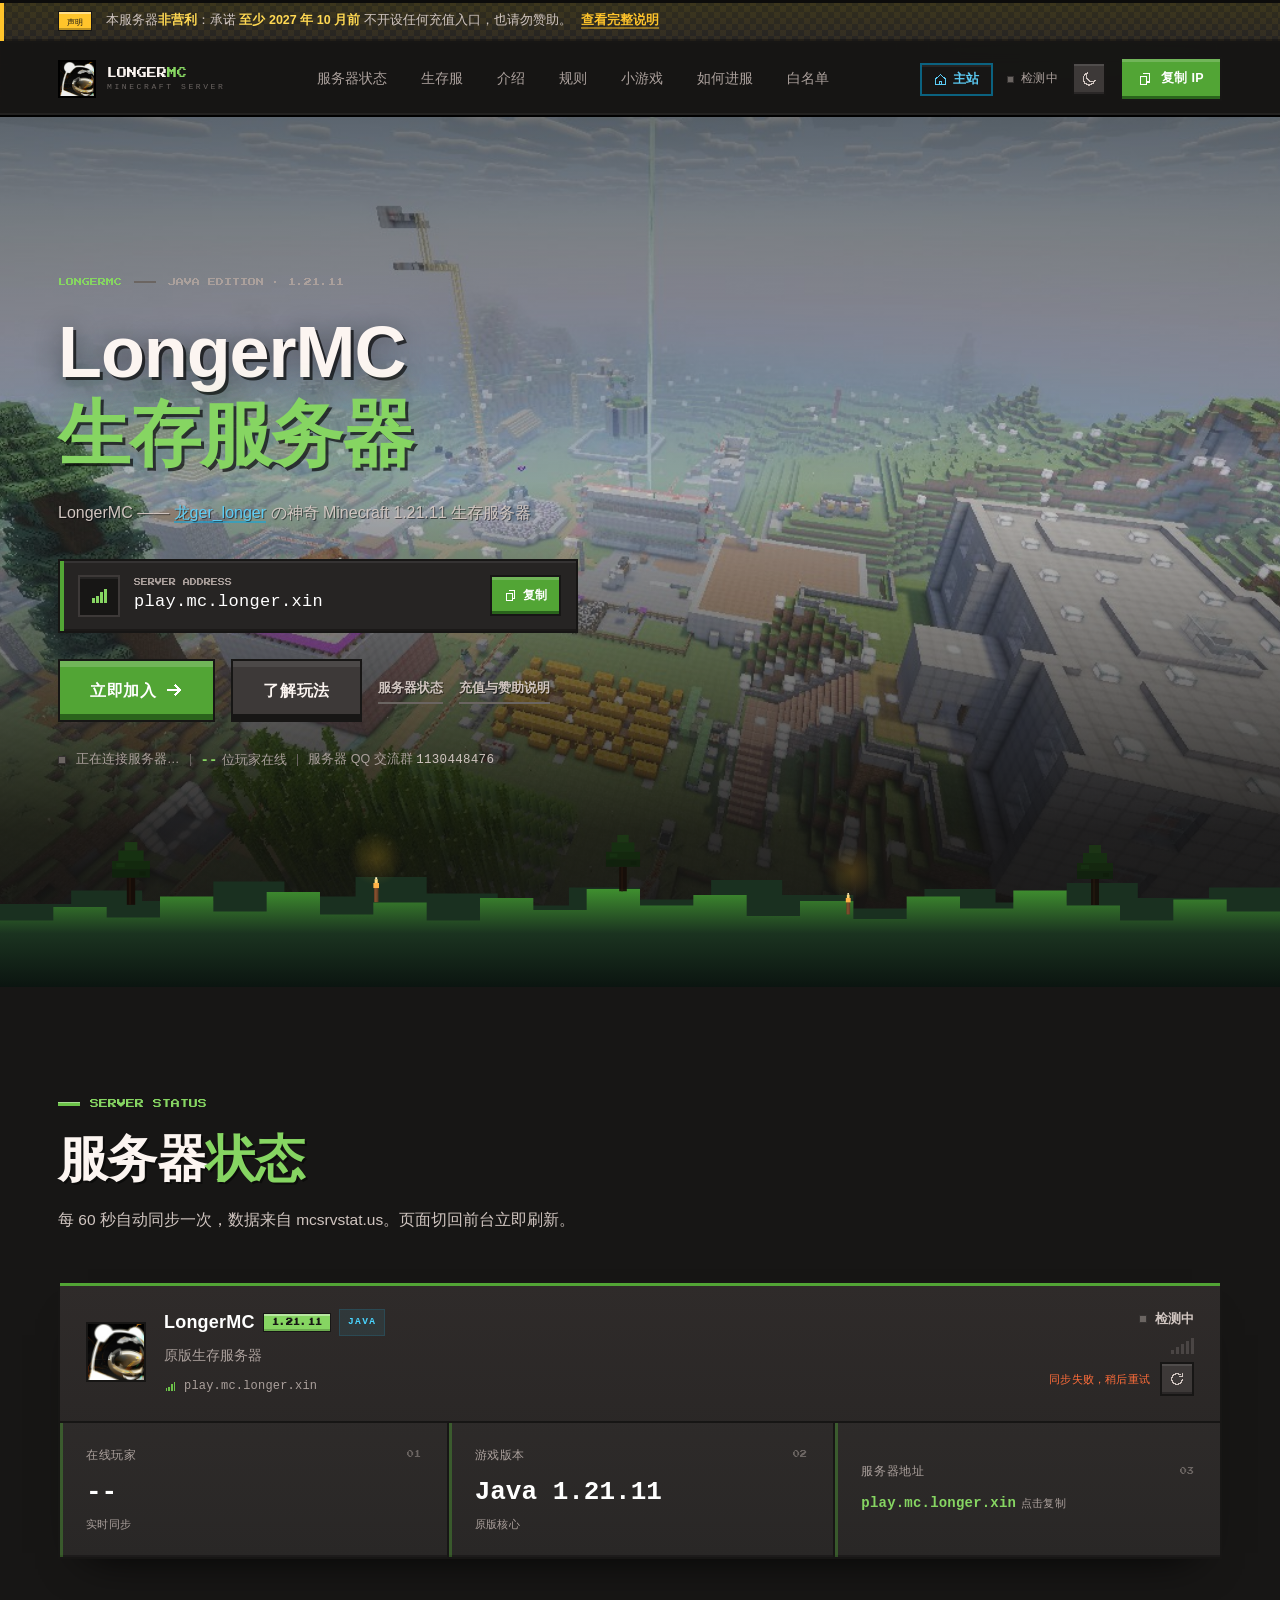
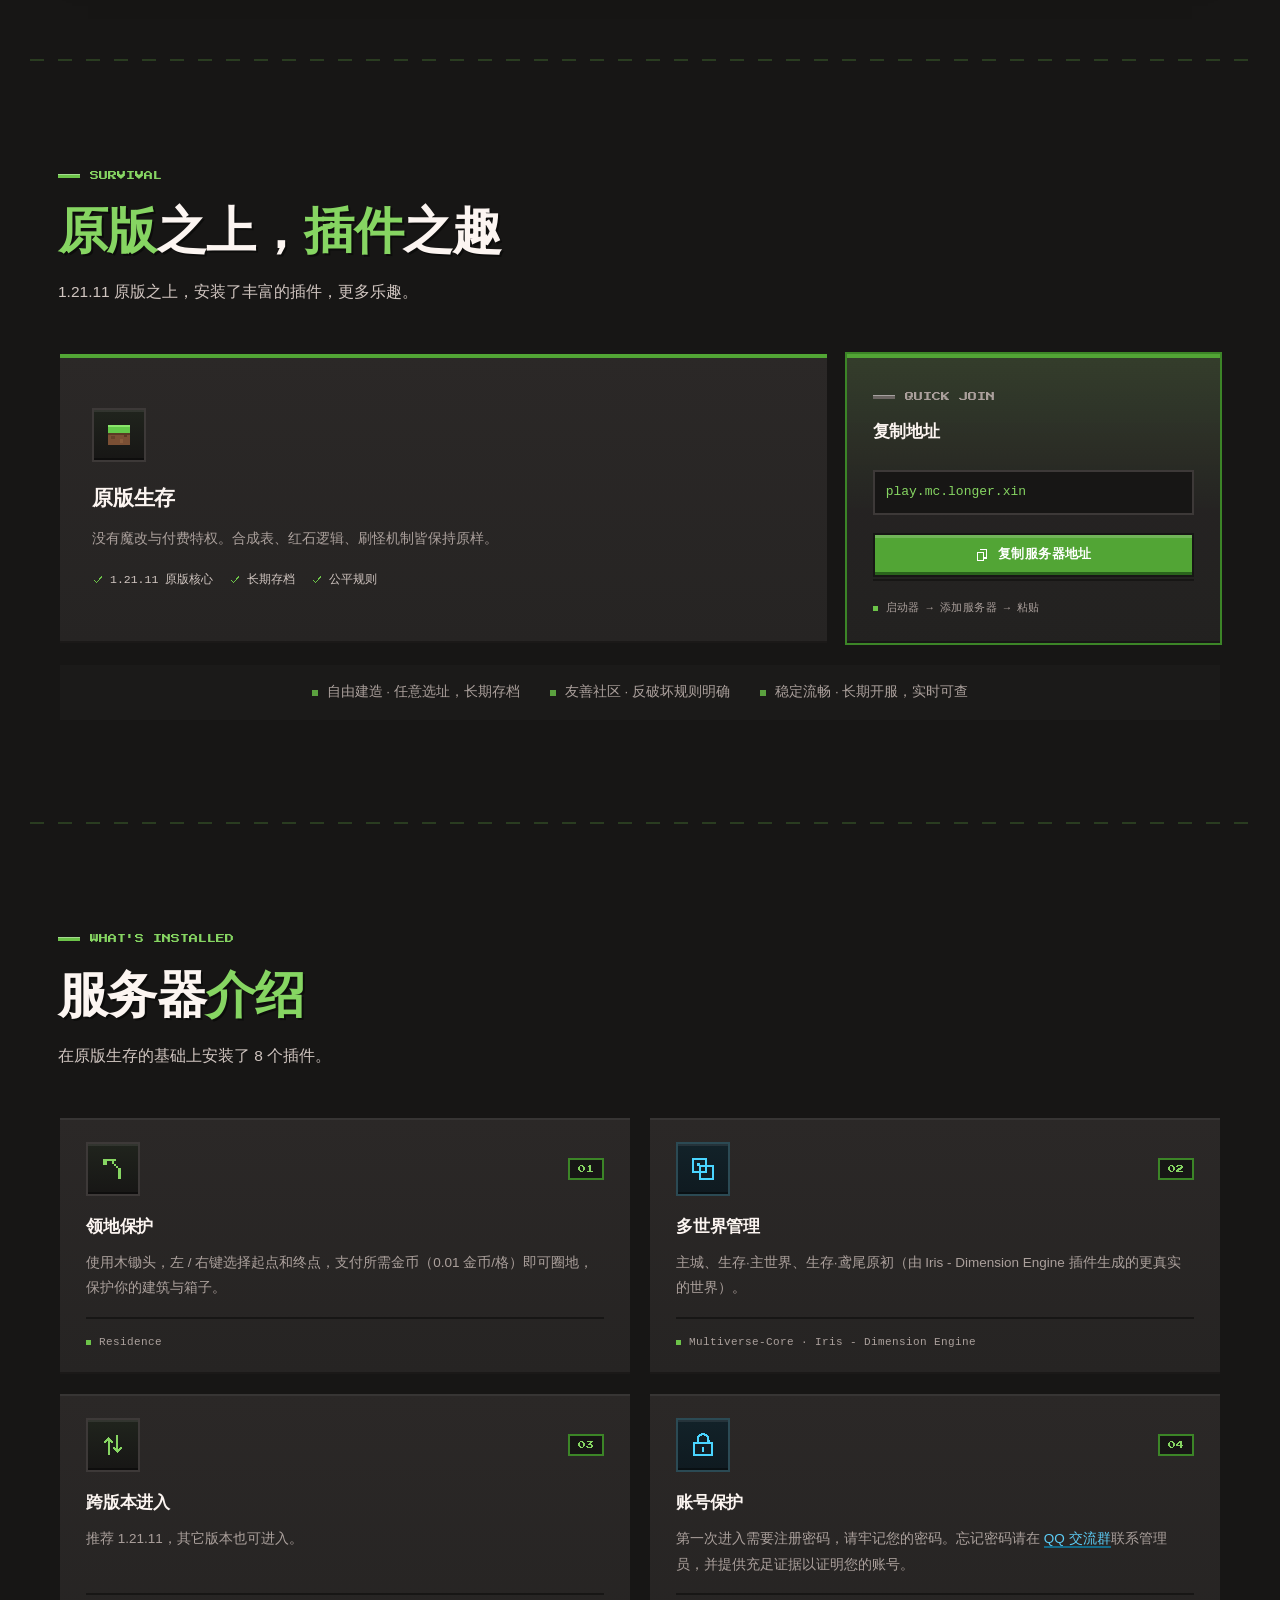
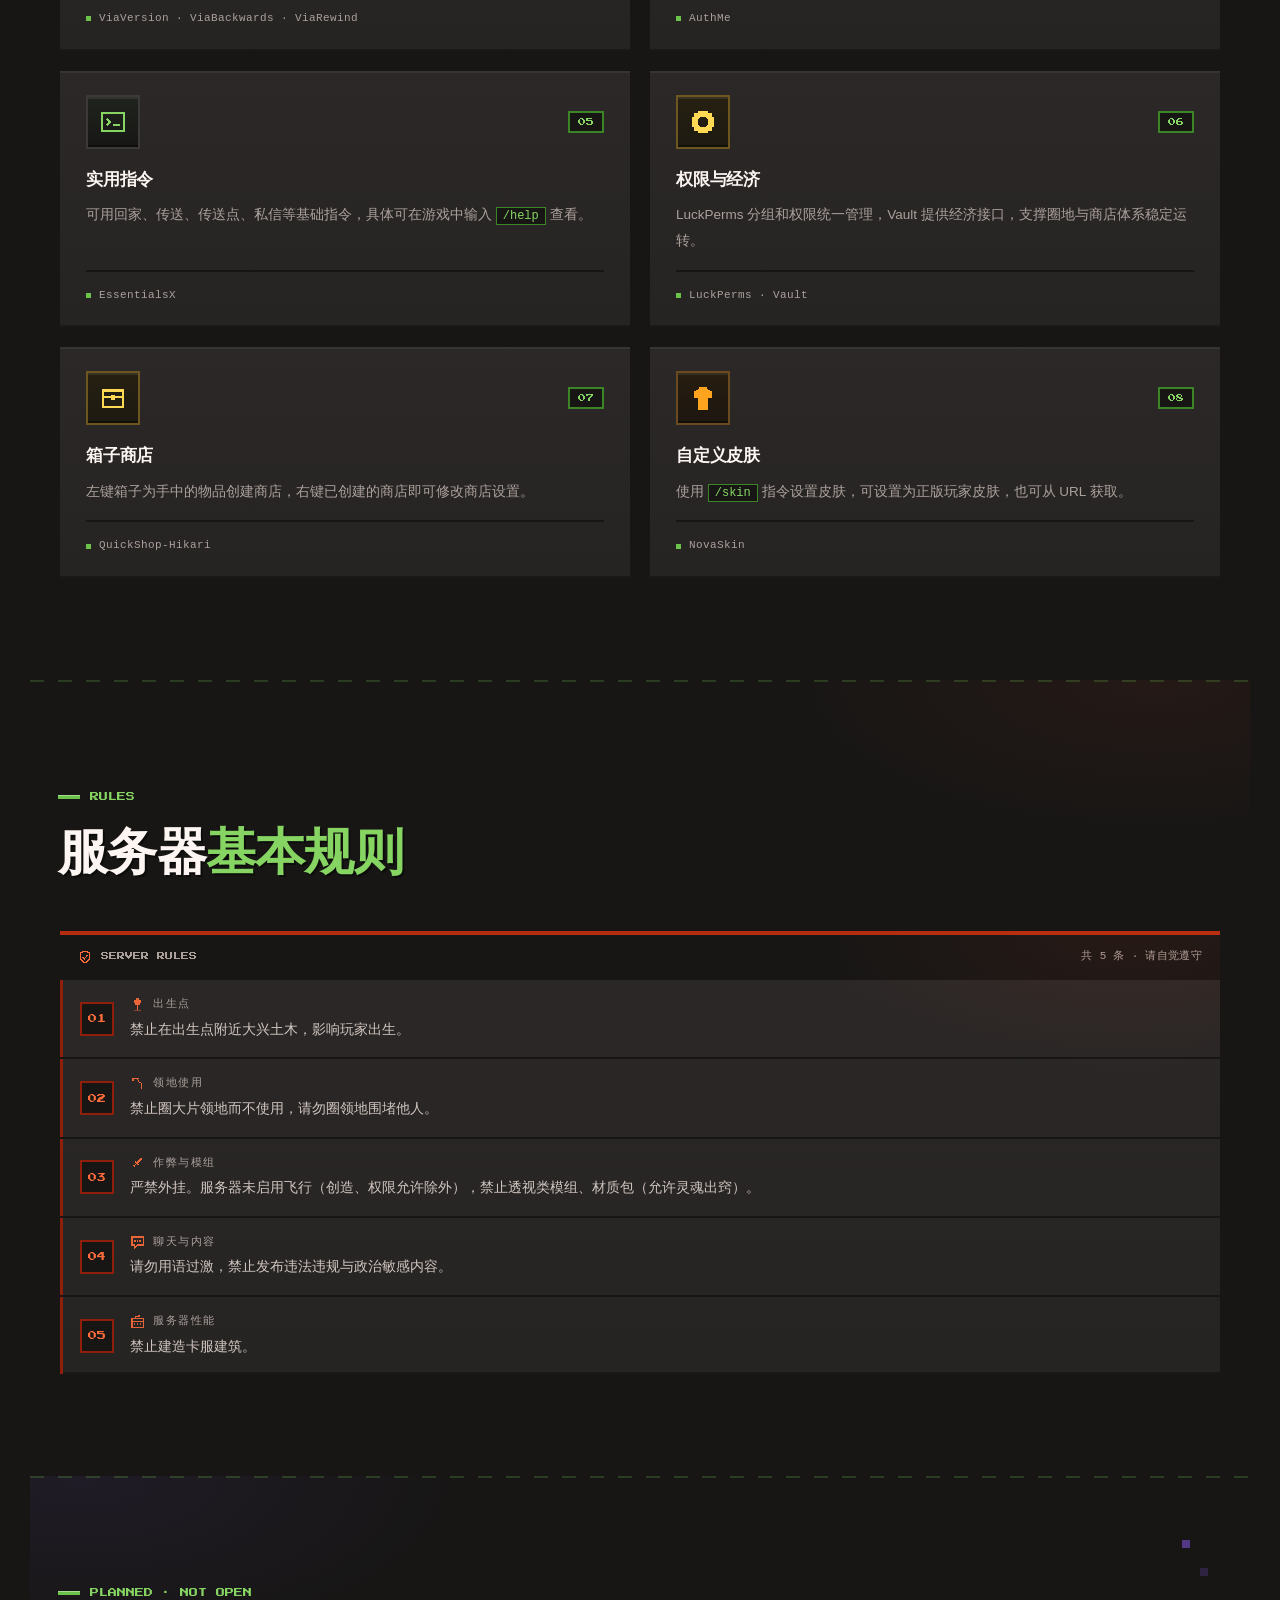
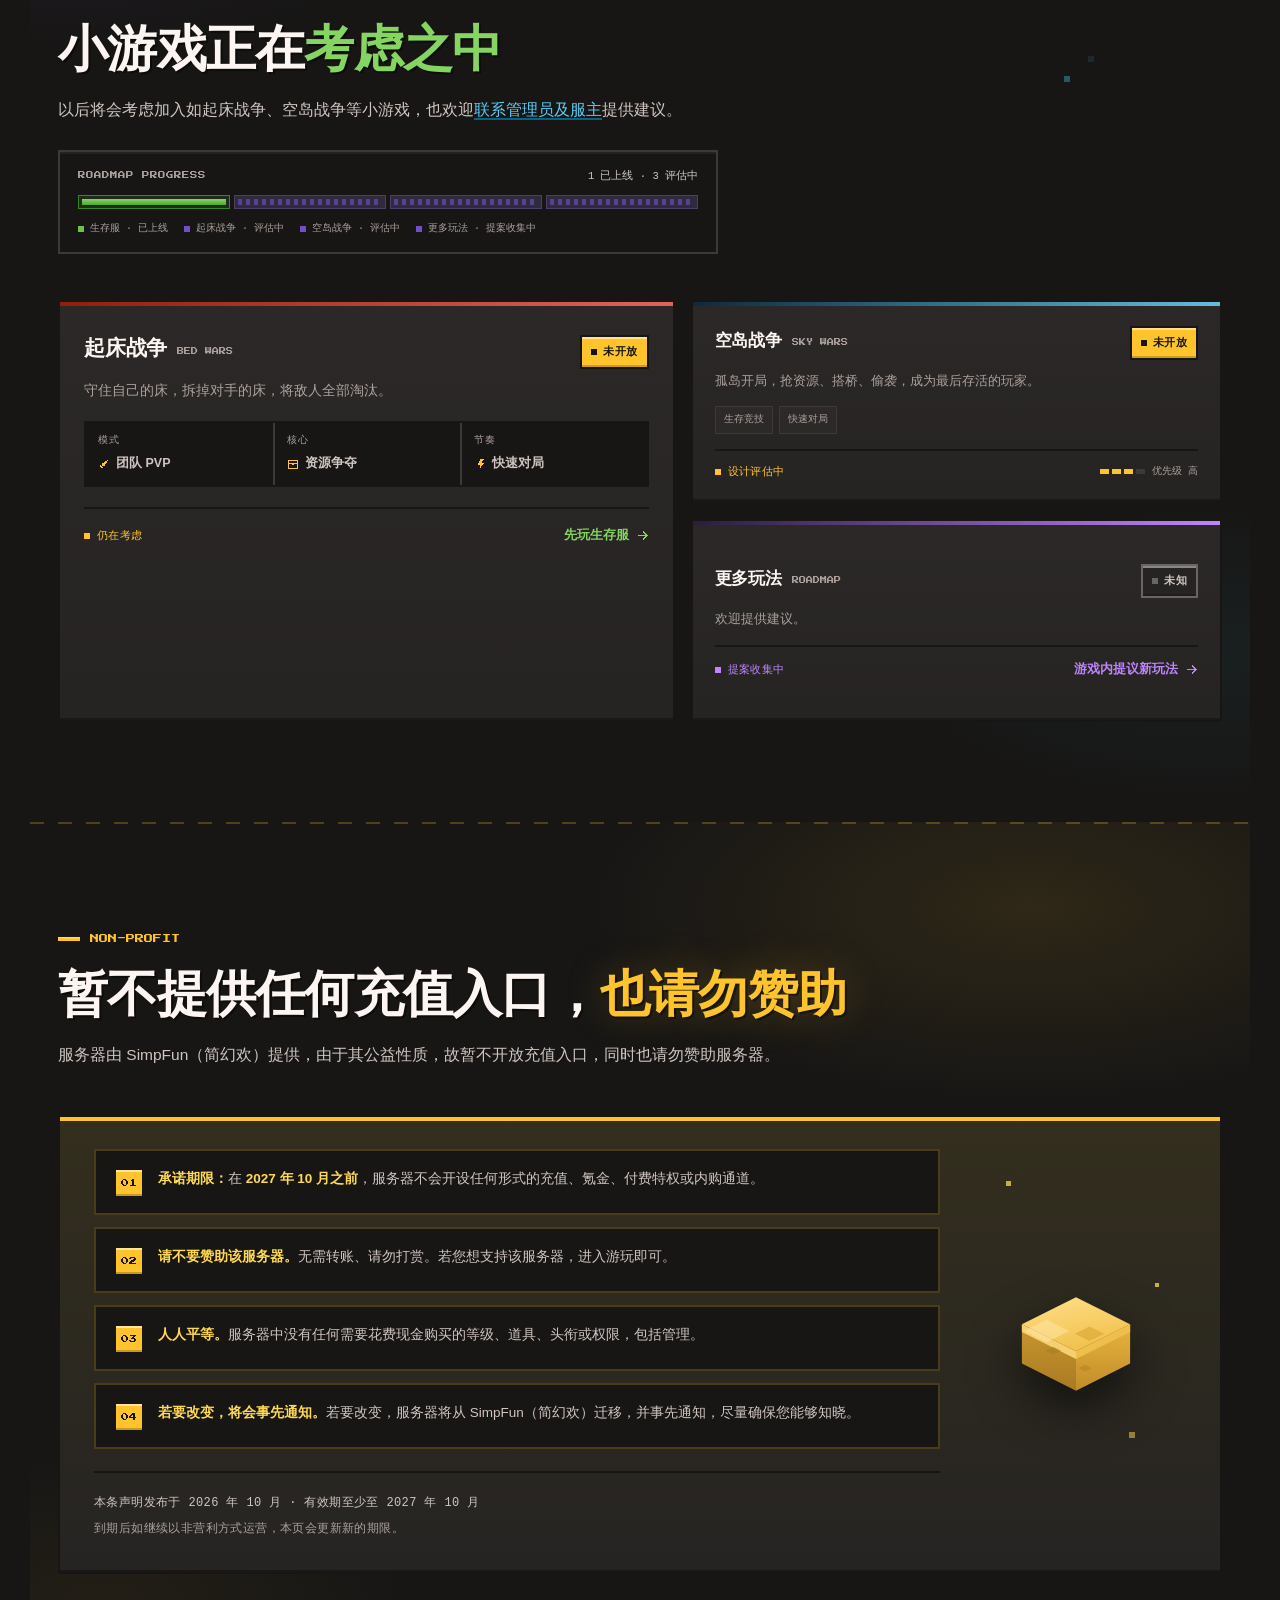
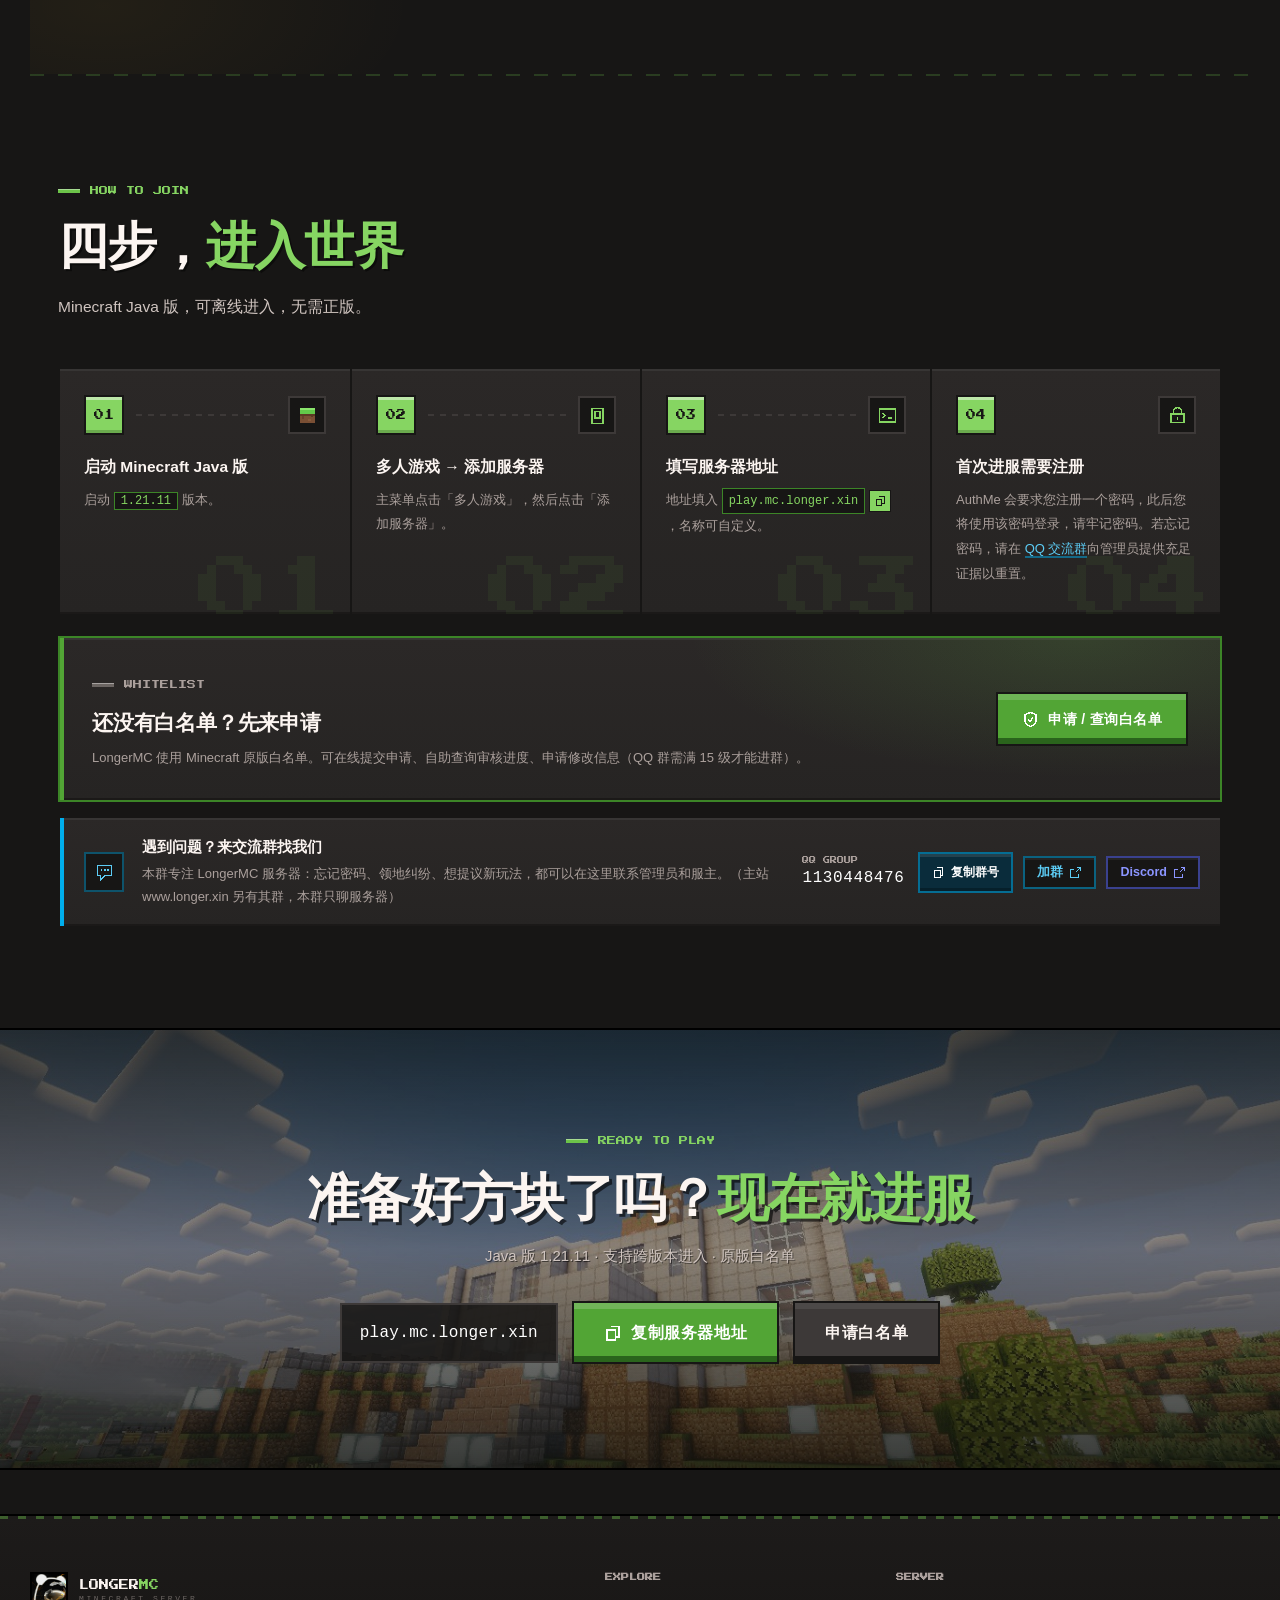
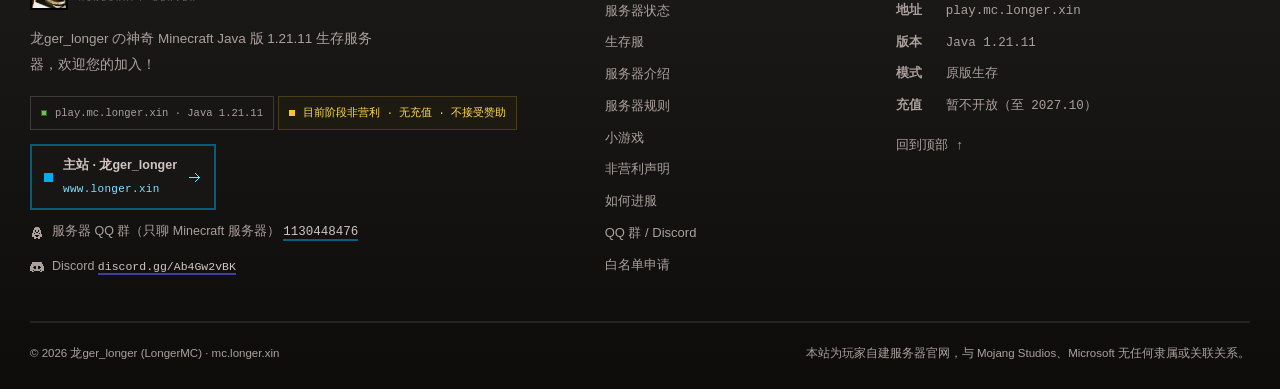
<file: index.html>
<!DOCTYPE html>
<html lang="zh-CN" data-theme="dark" data-theme-pref="dark">
<head>
  <meta charset="UTF-8" />
  <meta name="viewport" content="width=device-width, initial-scale=1.0" />

  <title>LongerMC · 龙ger_longer の神奇 Minecraft 1.21.11 生存服务器</title>
  <meta name="description" content="LongerMC —— Minecraft Java 版 1.21.11 原版生存服务器，服务器地址 play.mc.longer.xin。领地保护、箱子商店、跨版本进入、自定义皮肤，长期运营，非营利无充值。未来将考虑加入起床战争、空岛战争等小游戏。" />
  <meta name="keywords" content="Minecraft,我的世界,服务器,1.21.11,生存服,LongerMC,龙ger_longer,领地保护,箱子商店,起床战争,空岛战争" />
  <meta name="author" content="LongerMC" />
  <meta name="theme-color" content="#171615" />
  <link rel="canonical" href="https://mc.longer.xin/" />
  <meta name="robots" content="index, follow, max-snippet:-1, max-image-preview:large, max-video-preview:-1" />

  <!-- Open Graph / 社交分享 -->
  <meta property="og:type" content="website" />
  <meta property="og:site_name" content="LongerMC" />
  <meta property="og:title" content="LongerMC · 龙ger_longer の神奇 Minecraft 1.21.11 生存服务器" />
  <meta property="og:description" content="服务器地址：play.mc.longer.xin · 原版生存 · 长期存档" />
  <meta property="og:url" content="https://mc.longer.xin/" />
  <meta property="og:image" content="https://mc.longer.xin/icon.jpg" />
  <meta name="twitter:card" content="summary" />
  <meta name="twitter:image" content="https://mc.longer.xin/icon.jpg" />

  <link rel="alternate" type="application/rss+xml" title="LongerMC 站点订阅" href="https://mc.longer.xin/feed.xml" />

  <link rel="icon" href="icon.jpg" type="image/jpeg" />
  <link rel="apple-touch-icon" href="icon.jpg" />

  <link rel="preload" href="/assets/fonts/press-start-2p.woff2" as="font" type="font/woff2" crossorigin />
  <!-- 首屏背景图占位：把服务器实景截图放到 /assets/img/hero.jpg 即自动生效 -->
  <link rel="preload" href="/assets/img/hero.jpg" as="image" />
  <link rel="stylesheet" href="/css/style.css" />

  <!-- 提前标记 JS 可用：避免禁用 JS 时内容被 reveal 动画隐藏 -->
  <!-- 主题：首次访问默认深色；浅色 / 跟随系统 / 深色 三态，首屏前恢复用户偏好 -->
  <script>
    /* 主题初始化：首次访问默认深色；可选 浅色 / 跟随系统 / 深色
       在首次绘制前完成，避免闪屏；实际外观写入 data-theme，用户偏好写入 data-theme-pref */
    document.documentElement.classList.add('js');
    (function () {
      var root = document.documentElement, pref = 'dark';
      try {
        var saved = localStorage.getItem('lmc-theme');
        if (saved === 'light' || saved === 'system' || saved === 'dark') pref = saved;
      } catch (e) {}
      var dark = pref === 'dark' || (pref === 'system' &&
        window.matchMedia && window.matchMedia('(prefers-color-scheme: dark)').matches);
      root.setAttribute('data-theme', dark ? 'dark' : 'light');
      root.setAttribute('data-theme-pref', pref);
      var meta = document.querySelector('meta[name="theme-color"]');
      if (meta) meta.setAttribute('content', dark ? '#171615' : '#f4efe9');
    })();
  </script>

  <script type="application/ld+json">
  {
    "@context": "https://schema.org",
    "@type": "WebSite",
    "name": "LongerMC",
    "alternateName": "LongerMC 生存服务器",
    "url": "https://mc.longer.xin/",
    "author": {
      "@type": "Person",
      "name": "龙ger_longer",
      "url": "https://www.longer.xin/"
    }
  }
  </script>
</head>
<body class="page-home">

  <a class="skip-link" href="#main">跳到主要内容</a>

  <!-- 滚动进度 -->
  <div class="scroll-progress" aria-hidden="true"><span id="scrollProgress"></span></div>

  <!-- ================= 顶部声明公告条 ================= -->
  <div class="announce" role="note" aria-label="非营利声明摘要">
    <div class="announce-inner">
      <span class="announce-badge">声明</span>
      <p>
        本服务器<b>非营利</b>：承诺 <b>至少 2027 年 10 月前</b> 不开设任何充值入口，也请勿赞助。
        <a href="#nonprofit">查看完整说明</a>
      </p>
    </div>
  </div>

  <!-- 导航栏：由 js/nav.js 从 /partials/nav.html 统一载入 -->
  <div id="nav-root"></div>


  <main id="main">

    <!-- ================= Hero ================= -->
    <section class="hero" id="top">
      <div class="hero-inner">
        <div class="hero-copy">
          <div class="eyebrow">
            <span class="eyebrow-brand">LONGERMC</span>
            <span class="eyebrow-div" aria-hidden="true"></span>
            <span>JAVA EDITION · 1.21.11</span>
          </div>

          <h1>LongerMC<br /><span class="hl">生存服务器</span></h1>

          <p class="hero-lede">
            <span>LongerMC —— <a class="blue-link" href="https://www.longer.xin/" target="_blank" rel="noopener" title="龙ger_longer 主站 · www.longer.xin">龙ger_longer</a> の神奇 Minecraft 1.21.11 生存服务器</span>
          </p>

          <div class="ip-card">
            <span class="ip-icon" aria-hidden="true">
              <svg class="icon"><use href="/assets/svg/icons.svg#i-signal"/></svg>
            </span>
            <span class="ip-body">
              <span class="ip-label">SERVER ADDRESS</span>
              <code class="ip-value" data-copy-text>play.mc.longer.xin</code>
            </span>
            <button class="ip-copy" type="button"
                    data-copy="play.mc.longer.xin"
                    data-copy-done="已复制"
                    data-copy-fail="请手动复制"
                    aria-label="复制服务器地址 play.mc.longer.xin">
              <svg class="icon" aria-hidden="true"><use href="/assets/svg/icons.svg#i-copy"/></svg>
              <span data-copy-label>复制</span>
            </button>
          </div>

          <div class="hero-actions">
            <a class="btn btn-lg" href="/whitelist/">
              立即加入
              <svg class="icon" aria-hidden="true"><use href="/assets/svg/icons.svg#i-arrow"/></svg>
            </a>
            <a class="btn btn-ghost btn-lg" href="#features">了解玩法</a>
            <a class="hero-quiet-link" href="#status">服务器状态</a>
            <a class="hero-quiet-link" href="#nonprofit">充值与赞助说明</a>
          </div>

          <div class="hero-live" aria-live="polite">
            <span class="dot" id="heroDot" aria-hidden="true"></span>
            <span id="heroState">正在连接服务器…</span>
            <span class="live-sep" aria-hidden="true"></span>
            <span class="live-count"><b id="heroOnline">--</b> 位玩家在线</span>
            <span class="live-sep" aria-hidden="true"></span>
            <a class="live-qq" href="#community">服务器 QQ 交流群 <code>1130448476</code></a>
          </div>
        </div>

      </div>

      <div class="terrain" aria-hidden="true">
        <img class="terra-hills" src="/assets/svg/terrain-hills.svg" alt="" aria-hidden="true">
        <!-- 山丘上的像素树与火把（剪影装饰） -->
        <img class="terra-prop terra-prop--tree1" src="/assets/svg/pixel-tree.svg" alt="" aria-hidden="true">
        <img class="terra-prop terra-prop--tree2" src="/assets/svg/pixel-tree.svg" alt="" aria-hidden="true">
        <img class="terra-prop terra-prop--tree3" src="/assets/svg/pixel-tree.svg" alt="" aria-hidden="true">
        <span class="terra-glow terra-glow--t1" aria-hidden="true"></span>
        <img class="terra-prop terra-prop--t1" src="/assets/svg/pixel-torch.svg" alt="" aria-hidden="true">
        <span class="terra-glow terra-glow--t2" aria-hidden="true"></span>
        <img class="terra-prop terra-prop--t2" src="/assets/svg/pixel-torch.svg" alt="" aria-hidden="true">
      </div>
    </section>

    <!-- ================= 服务器状态 ================= -->
    <section class="section reveal" id="status">
      <div class="section-head">
        <div class="kicker">SERVER STATUS</div>
        <h2>服务器<span class="hl">状态</span></h2>
        <p>每 60 秒自动同步一次，数据来自 mcsrvstat.us。页面切回前台立即刷新。</p>
      </div>

      <div class="console">
        <div class="server-entry">
          <div class="server-icon">
            <img src="icon.jpg" alt="" width="64" height="64" />
          </div>
          <div class="server-meta">
            <div class="server-name">
              LongerMC
              <span class="version-pill">1.21.11</span>
              <span class="edition-pill">JAVA</span>
            </div>
            <p class="server-motd" id="statMotd">原版生存服务器</p>
            <div class="server-addr">
              <svg class="icon" aria-hidden="true"><use href="/assets/svg/icons.svg#i-signal"/></svg>
              <code>play.mc.longer.xin</code>
            </div>
          </div>
          <div class="server-side">
            <div class="server-state" aria-live="polite">
              <span class="dot" id="statusDot" aria-hidden="true"></span>
              <span id="statState">检测中</span>
            </div>
            <div class="ping-bars" id="pingBars" aria-hidden="true">
              <i></i><i></i><i></i><i></i><i></i>
            </div>
            <div class="server-tools">
              <span class="console-updated" id="statUpdated">等待首次同步…</span>
              <button class="icon-btn" id="refreshStatus" type="button" aria-label="立即刷新服务器状态" title="立即刷新">
                <svg class="icon" aria-hidden="true"><use href="/assets/svg/icons.svg#i-refresh"/></svg>
              </button>
            </div>
          </div>
        </div>

        <div class="stat-grid">
          <div class="stat">
            <div class="stat-top">
              <span class="stat-label">在线玩家</span>
              <span class="stat-index">01</span>
            </div>
            <div class="stat-value" id="statPlayer" aria-live="polite">--</div>
            <div class="stat-note">实时同步</div>
          </div>

          <div class="stat">
            <div class="stat-top">
              <span class="stat-label">游戏版本</span>
              <span class="stat-index">02</span>
            </div>
            <div class="stat-value" id="statVersion">Java 1.21.11</div>
            <div class="stat-note">原版核心</div>
          </div>

          <button class="stat stat-copy" type="button"
                  data-copy="play.mc.longer.xin"
                  data-copy-done="已复制"
                  data-copy-fail="请手动复制"
                  aria-label="复制服务器地址 play.mc.longer.xin">
            <span class="stat-top">
              <span class="stat-label">服务器地址</span>
              <span class="stat-index">03</span>
            </span>
            <span class="stat-value stat-value--ip"><code>play.mc.longer.xin</code></span>
            <span class="stat-note" data-copy-label>点击复制</span>
          </button>
        </div>

        <div class="players-panel" id="playersPanel" hidden>
          <div class="panel-title">
            当前在线玩家
            <span class="panel-count" id="playerCount"></span>
          </div>
          <div class="player-list" id="playerList"></div>
        </div>
      </div>

      <noscript>
        <p class="notice">您的浏览器禁用了 JavaScript，服务器状态无法自动刷新。服务器地址：<code>play.mc.longer.xin</code></p>
      </noscript>
    </section>

    <!-- ================= 生存服特色 ================= -->
    <section class="section reveal" id="features">
      <div class="section-head">
        <div class="kicker">SURVIVAL</div>
        <h2><span class="hl">原版</span>之上，<span class="hl">插件</span>之趣</h2>
        <p>1.21.11 原版之上，安装了丰富的插件，更多乐趣。</p>
      </div>

      <div class="bento">
        <article class="feature feature--wide">
          <div class="feature-body">
            <div class="icon-tile" aria-hidden="true"><svg class="icon"><use href="/assets/svg/icons.svg#i-grass"/></svg></div>
            <h3>原版生存</h3>
            <p>没有魔改与付费特权。合成表、红石逻辑、刷怪机制皆保持原样。</p>
            <ul class="ticks">
              <li><svg class="icon" aria-hidden="true"><use href="/assets/svg/icons.svg#i-check"/></svg>1.21.11 原版核心</li>
              <li><svg class="icon" aria-hidden="true"><use href="/assets/svg/icons.svg#i-check"/></svg>长期存档</li>
              <li><svg class="icon" aria-hidden="true"><use href="/assets/svg/icons.svg#i-check"/></svg>公平规则</li>
            </ul>
          </div>
        </article>

        <article class="feature feature--sm feature--copy">
          <div class="feature-copy-head">
            <span class="kicker kicker--plain">QUICK JOIN</span>
            <h3>复制地址</h3>
          </div>
          <code class="feature-ip">play.mc.longer.xin</code>
          <button class="btn btn-sm btn-block" type="button"
                  data-copy="play.mc.longer.xin"
                  data-copy-done="已复制，去启动器粘贴吧"
                  data-copy-fail="请手动复制">
            <svg class="icon" aria-hidden="true"><use href="/assets/svg/icons.svg#i-copy"/></svg>
            <span data-copy-label>复制服务器地址</span>
          </button>
          <span class="feature-meta">启动器 → 添加服务器 → 粘贴</span>
        </article>
      </div>

      <!-- 三条特色速览：一行纯文本 -->
      <p class="feature-line">
        <span>自由建造 · 任意选址，长期存档</span>
        <span>友善社区 · 反破坏规则明确</span>
        <span>稳定流畅 · 长期开服，实时可查</span>
      </p>
    </section>

    <!-- ================= 服务器介绍（插件） ================= -->
    <section class="section reveal" id="plugins">
      <div class="section-head">
        <div class="kicker">WHAT'S INSTALLED</div>
        <h2>服务器<span class="hl">介绍</span></h2>
        <p>在原版生存的基础上安装了 8 个插件。</p>
      </div>

      <div class="plugin-grid">
        <article class="plugin">
          <div class="plugin-top">
            <div class="icon-tile" aria-hidden="true"><svg class="icon"><use href="/assets/svg/icons.svg#i-hoe"/></svg></div>
            <span class="plugin-num" aria-hidden="true">01</span>
          </div>
          <h3>领地保护</h3>
          <p>使用木锄头，左 / 右键选择起点和终点，支付所需金币（0.01 金币/格）即可圈地，保护你的建筑与箱子。</p>
          <span class="plugin-meta">Residence</span>
        </article>

        <article class="plugin">
          <div class="plugin-top">
            <div class="icon-tile icon-tile--diamond" aria-hidden="true"><svg class="icon"><use href="/assets/svg/icons.svg#i-worlds"/></svg></div>
            <span class="plugin-num" aria-hidden="true">02</span>
          </div>
          <h3>多世界管理</h3>
          <p>主城、生存·主世界、生存·鸢尾原初（由 Iris - Dimension Engine 插件生成的更真实的世界）。</p>
          <span class="plugin-meta">Multiverse-Core · Iris - Dimension Engine</span>
        </article>

        <article class="plugin">
          <div class="plugin-top">
            <div class="icon-tile" aria-hidden="true"><svg class="icon"><use href="/assets/svg/icons.svg#i-swap"/></svg></div>
            <span class="plugin-num" aria-hidden="true">03</span>
          </div>
          <h3>跨版本进入</h3>
          <p>推荐 1.21.11，其它版本也可进入。</p>
          <span class="plugin-meta">ViaVersion · ViaBackwards · ViaRewind</span>
        </article>

        <article class="plugin">
          <div class="plugin-top">
            <div class="icon-tile icon-tile--diamond" aria-hidden="true"><svg class="icon"><use href="/assets/svg/icons.svg#i-lock"/></svg></div>
            <span class="plugin-num" aria-hidden="true">04</span>
          </div>
          <h3>账号保护</h3>
          <p>第一次进入需要注册密码，请牢记您的密码。忘记密码请在 <a class="blue-link" href="#community">QQ 交流群</a>联系管理员，并提供充足证据以证明您的账号。</p>
          <span class="plugin-meta">AuthMe</span>
        </article>

        <article class="plugin">
          <div class="plugin-top">
            <div class="icon-tile" aria-hidden="true"><svg class="icon"><use href="/assets/svg/icons.svg#i-terminal"/></svg></div>
            <span class="plugin-num" aria-hidden="true">05</span>
          </div>
          <h3>实用指令</h3>
          <p>可用回家、传送、传送点、私信等基础指令，具体可在游戏中输入 <code>/help</code> 查看。</p>
          <span class="plugin-meta">EssentialsX</span>
        </article>

        <article class="plugin">
          <div class="plugin-top">
            <div class="icon-tile icon-tile--gold" aria-hidden="true"><svg class="icon"><use href="/assets/svg/icons.svg#i-coin"/></svg></div>
            <span class="plugin-num" aria-hidden="true">06</span>
          </div>
          <h3>权限与经济</h3>
          <p>LuckPerms 分组和权限统一管理，Vault 提供经济接口，支撑圈地与商店体系稳定运转。</p>
          <span class="plugin-meta">LuckPerms · Vault</span>
        </article>

        <article class="plugin">
          <div class="plugin-top">
            <div class="icon-tile icon-tile--gold" aria-hidden="true"><svg class="icon"><use href="/assets/svg/icons.svg#i-chest"/></svg></div>
            <span class="plugin-num" aria-hidden="true">07</span>
          </div>
          <h3>箱子商店</h3>
          <p>左键箱子为手中的物品创建商店，右键已创建的商店即可修改商店设置。</p>
          <span class="plugin-meta">QuickShop-Hikari</span>
        </article>

        <article class="plugin">
          <div class="plugin-top">
            <div class="icon-tile icon-tile--torch" aria-hidden="true"><svg class="icon"><use href="/assets/svg/icons.svg#i-shirt"/></svg></div>
            <span class="plugin-num" aria-hidden="true">08</span>
          </div>
          <h3>自定义皮肤</h3>
          <p>使用 <code>/skin</code> 指令设置皮肤，可设置为正版玩家皮肤，也可从 URL 获取。</p>
          <span class="plugin-meta">NovaSkin</span>
        </article>
      </div>
    </section>

    <!-- ================= 服务器基本规则 ================= -->
    <section class="section section--rules reveal" id="rules">
      <div class="section-head">
        <div class="kicker">RULES</div>
        <h2>服务器<span class="hl">基本规则</span></h2>
      </div>

      <div class="rules">
        <div class="rules-bar">
          <span class="rules-title">
            <svg class="icon" aria-hidden="true"><use href="/assets/svg/icons.svg#i-shield"/></svg>
            SERVER RULES
          </span>
          <span class="rules-count">共 5 条 · 请自觉遵守</span>
        </div>
        <ol class="rule-list">
          <li class="rule">
            <span class="rule-num" aria-hidden="true">01</span>
            <div class="rule-main">
              <div class="rule-head">
                <svg class="icon rule-icon" aria-hidden="true"><use href="/assets/svg/icons.svg#i-tree"/></svg>
                <span class="rule-cat">出生点</span>
              </div>
              <p>禁止在出生点附近大兴土木，影响玩家出生。</p>
            </div>
          </li>
          <li class="rule">
            <span class="rule-num" aria-hidden="true">02</span>
            <div class="rule-main">
              <div class="rule-head">
                <svg class="icon rule-icon" aria-hidden="true"><use href="/assets/svg/icons.svg#i-hoe"/></svg>
                <span class="rule-cat">领地使用</span>
              </div>
              <p>禁止圈大片领地而不使用，请勿圈领地围堵他人。</p>
            </div>
          </li>
          <li class="rule">
            <span class="rule-num" aria-hidden="true">03</span>
            <div class="rule-main">
              <div class="rule-head">
                <svg class="icon rule-icon" aria-hidden="true"><use href="/assets/svg/icons.svg#i-sword"/></svg>
                <span class="rule-cat">作弊与模组</span>
              </div>
              <p>严禁外挂。服务器未启用飞行（创造、权限允许除外），禁止透视类模组、材质包（允许灵魂出窍）。</p>
            </div>
          </li>
          <li class="rule">
            <span class="rule-num" aria-hidden="true">04</span>
            <div class="rule-main">
              <div class="rule-head">
                <svg class="icon rule-icon" aria-hidden="true"><use href="/assets/svg/icons.svg#i-chat"/></svg>
                <span class="rule-cat">聊天与内容</span>
              </div>
              <p>请勿用语过激，禁止发布违法违规与政治敏感内容。</p>
            </div>
          </li>
          <li class="rule">
            <span class="rule-num" aria-hidden="true">05</span>
            <div class="rule-main">
              <div class="rule-head">
                <svg class="icon rule-icon" aria-hidden="true"><use href="/assets/svg/icons.svg#i-tnt"/></svg>
                <span class="rule-cat">服务器性能</span>
              </div>
              <p>禁止建造卡服建筑。</p>
            </div>
          </li>
        </ol>
      </div>
    </section>

    <!-- ================= 小游戏（规划中） ================= -->
    <section class="section section--coming reveal" id="coming">
      <span class="coming-pixel coming-pixel--a" aria-hidden="true"></span>
      <span class="coming-pixel coming-pixel--b" aria-hidden="true"></span>
      <span class="coming-pixel coming-pixel--c" aria-hidden="true"></span>
      <div class="section-head">
        <div class="kicker">PLANNED · NOT OPEN</div>
        <h2>小游戏正在<span class="hl">考虑之中</span></h2>
        <p>以后将会考虑加入如起床战争、空岛战争等小游戏，也欢迎<a class="blue-link" href="#community">联系管理员及服主</a>提供建议。</p>

        <div class="road-progress">
          <div class="road-head">
            <span class="road-title">ROADMAP PROGRESS</span>
            <span class="road-note">1 已上线 · 3 评估中</span>
          </div>
          <div class="road-bar"><i class="is-live"></i><i></i><i></i><i></i></div>
          <div class="road-legend">
            <span><i></i>生存服 · 已上线</span>
            <span><i></i>起床战争 · 评估中</span>
            <span><i></i>空岛战争 · 评估中</span>
            <span><i></i>更多玩法 · 提案收集中</span>
          </div>
        </div>
      </div>

      <div class="games">
        <article class="game game--featured game--bed">
          <div class="game-body">
            <div class="game-title-row">
              <h3>起床战争</h3>
              <span class="game-sub">BED WARS</span>
              <span class="game-tag game-tag--inline"><i aria-hidden="true"></i>未开放</span>
            </div>
            <p>守住自己的床，拆掉对手的床，将敌人全部淘汰。</p>
            <ul class="game-specs">
              <li><span>模式</span><b><svg class="icon spec-ico" aria-hidden="true"><use href="/assets/svg/icons.svg#i-sword"/></svg>团队 PVP</b></li>
              <li><span>核心</span><b><svg class="icon spec-ico" aria-hidden="true"><use href="/assets/svg/icons.svg#i-chest"/></svg>资源争夺</b></li>
              <li><span>节奏</span><b><svg class="icon spec-ico" aria-hidden="true"><use href="/assets/svg/icons.svg#i-bolt"/></svg>快速对局</b></li>
            </ul>
            <div class="game-foot">
              <span class="game-status"><i aria-hidden="true"></i>仍在考虑</span>
              <a class="game-link" href="#join">先玩生存服 <svg class="icon" aria-hidden="true"><use href="/assets/svg/icons.svg#i-arrow"/></svg></a>
            </div>
          </div>
        </article>

        <div class="games-side">
          <article class="game game--row game--sky">
            <div class="game-body">
              <div class="game-title-row">
                <h3>空岛战争</h3>
                <span class="game-sub">SKY WARS</span>
                <span class="game-tag game-tag--inline"><i aria-hidden="true"></i>未开放</span>
              </div>
              <p>孤岛开局，抢资源、搭桥、偷袭，成为最后存活的玩家。</p>
              <div class="game-tags"><span>生存竞技</span><span>快速对局</span></div>
              <div class="game-row-foot">
                <span class="game-status"><i aria-hidden="true"></i>设计评估中</span>
                <span class="game-prio" aria-label="优先级：高"><span class="prio-bars" aria-hidden="true"><i></i><i></i><i></i><i class="off"></i></span>优先级 高</span>
              </div>
            </div>
          </article>

          <article class="game game--row game--portal">
            <div class="game-body">
              <div class="game-title-row">
                <h3>更多玩法</h3>
                <span class="game-sub">ROADMAP</span>
                <span class="game-tag game-tag--later game-tag--inline"><i aria-hidden="true"></i>未知</span>
              </div>
              <p>欢迎提供建议。</p>
              <div class="game-row-foot">
                <span class="game-status game-status--purple"><i aria-hidden="true"></i>提案收集中</span>
                <a class="game-link game-link--purple" href="#join">游戏内提议新玩法 <svg class="icon" aria-hidden="true"><use href="/assets/svg/icons.svg#i-arrow"/></svg></a>
              </div>
            </div>
          </article>
        </div>
      </div>
    </section>

    <!-- ================= 非营利声明 ================= -->
    <section class="section section--gold reveal" id="nonprofit">
      <div class="section-head">
        <div class="kicker kicker--gold">NON-PROFIT</div>
        <h2>暂不提供任何充值入口，<span class="hl hl--gold">也请勿赞助</span></h2>
        <p>服务器由 SimpFun（简幻欢）提供，由于其公益性质，故暂不开放充值入口，同时也请勿赞助服务器。</p>
      </div>

      <div class="pledge">
        <div class="pledge-art" aria-hidden="true">
          <img src="/assets/svg/pledge-cube.svg" alt="" aria-hidden="true">
          <span class="pledge-spark" style="top:8%;left:18%"></span>
          <span class="pledge-spark pledge-spark--b" style="top:34%;left:86%"></span>
          <span class="pledge-spark pledge-spark--c" style="top:72%;left:74%"></span>
        </div>

        <div class="pledge-body">
          <div class="pledge-item">
            <span class="pledge-cube" aria-hidden="true">01</span>
            <p><b>承诺期限：</b>在 <b class="gold">2027 年 10 月之前</b>，服务器不会开设任何形式的充值、氪金、付费特权或内购通道。</p>
          </div>
          <div class="pledge-item">
            <span class="pledge-cube" aria-hidden="true">02</span>
            <p><b>请不要赞助该服务器。</b>无需转账、请勿打赏。若您想支持该服务器，进入游玩即可。</p>
          </div>
          <div class="pledge-item">
            <span class="pledge-cube" aria-hidden="true">03</span>
            <p><b>人人平等。</b>服务器中没有任何需要花费现金购买的等级、道具、头衔或权限，包括管理。</p>
          </div>
          <div class="pledge-item">
            <span class="pledge-cube" aria-hidden="true">04</span>
            <p><b>若要改变，将会事先通知。</b>若要改变，服务器将从 SimpFun（简幻欢）迁移，并事先通知，尽量确保您能够知晓。</p>
          </div>

          <div class="pledge-meta">
            <p>本条声明发布于 2026 年 10 月 · 有效期至少至 2027 年 10 月</p>
            <p>到期后如继续以非营利方式运营，本页会更新新的期限。</p>
          </div>
        </div>
      </div>
    </section>

    <!-- ================= 如何加入 ================= -->
    <section class="section reveal" id="join">
      <div class="section-head">
        <div class="kicker">HOW TO JOIN</div>
        <h2>四步，<span class="hl">进入世界</span></h2>
        <p>Minecraft Java 版，可离线进入，无需正版。</p>
      </div>

      <ol class="steps">
        <li class="step">
          <span class="step-ghost" aria-hidden="true">01</span>
          <div class="step-top">
            <span class="step-num" aria-hidden="true">01</span>
            <span class="step-line" aria-hidden="true"></span>
            <span class="step-ico" aria-hidden="true"><svg class="icon"><use href="/assets/svg/icons.svg#i-grass"/></svg></span>
          </div>
          <h3>启动 Minecraft Java 版</h3>
          <p>启动 <code>1.21.11</code> 版本。</p>
        </li>
        <li class="step">
          <span class="step-ghost" aria-hidden="true">02</span>
          <div class="step-top">
            <span class="step-num" aria-hidden="true">02</span>
            <span class="step-line" aria-hidden="true"></span>
            <span class="step-ico" aria-hidden="true"><svg class="icon"><use href="/assets/svg/icons.svg#i-door"/></svg></span>
          </div>
          <h3>多人游戏 → 添加服务器</h3>
          <p>主菜单点击「多人游戏」，然后点击「添加服务器」。</p>
        </li>
        <li class="step">
          <span class="step-ghost" aria-hidden="true">03</span>
          <div class="step-top">
            <span class="step-num" aria-hidden="true">03</span>
            <span class="step-line" aria-hidden="true"></span>
            <span class="step-ico" aria-hidden="true"><svg class="icon"><use href="/assets/svg/icons.svg#i-terminal"/></svg></span>
          </div>
          <h3>填写服务器地址</h3>
          <p>
            地址填入
            <span class="inline-ip">
              <code>play.mc.longer.xin</code>
              <button class="copy-mini" type="button"
                      data-copy="play.mc.longer.xin"
                      data-copy-done="已复制"
                      data-copy-fail="请手动复制"
                      aria-label="复制服务器地址">
                <svg class="icon" aria-hidden="true"><use href="/assets/svg/icons.svg#i-copy"/></svg>
              </button>
            </span>
            ，名称可自定义。
          </p>
        </li>
        <li class="step">
          <span class="step-ghost" aria-hidden="true">04</span>
          <div class="step-top">
            <span class="step-num" aria-hidden="true">04</span>
            <span class="step-line" aria-hidden="true"></span>
            <span class="step-ico" aria-hidden="true"><svg class="icon"><use href="/assets/svg/icons.svg#i-lock"/></svg></span>
          </div>
          <h3>首次进服需要注册</h3>
          <p>AuthMe 会要求您注册一个密码，此后您将使用该密码登录，请牢记密码。若忘记密码，请在 <a class="blue-link" href="#community">QQ 交流群</a>向管理员提供充足证据以重置。</p>
        </li>
      </ol>

      <div class="join-cta" id="whitelist-cta">
        <div class="join-cta-text">
          <div class="kicker kicker--plain">WHITELIST</div>
          <h3>还没有白名单？先来申请</h3>
          <p>LongerMC 使用 Minecraft 原版白名单。可在线提交申请、自助查询审核进度、申请修改信息（QQ 群需满 15 级才能进群）。</p>
        </div>
        <div class="join-cta-actions">
          <a class="btn" href="/whitelist/">
            <svg class="icon" aria-hidden="true"><use href="/assets/svg/icons.svg#i-shield"/></svg>
            <span>申请 / 查询白名单</span>
          </a>
        </div>
      </div>

      <!-- 交流群：LongerMC 服务器专属 QQ 群（不是主站的群） -->
      <div class="community" id="community">
        <span class="community-ico" aria-hidden="true"><svg class="icon"><use href="/assets/svg/icons.svg#i-chat"/></svg></span>
        <div class="community-text">
          <h3>遇到问题？来交流群找我们</h3>
          <p>本群专注 LongerMC 服务器：忘记密码、领地纠纷、想提议新玩法，都可以在这里联系管理员和服主。（主站 www.longer.xin 另有其群，本群只聊服务器）</p>
        </div>
        <div class="community-actions">
          <span class="community-num">
            <span class="ip-label">QQ GROUP</span>
            <code>1130448476</code>
          </span>
          <button class="ip-copy" type="button"
                  data-copy="1130448476"
                  data-copy-done="已复制"
                  data-copy-fail="请手动复制"
                  aria-label="复制服务器 QQ 群号 1130448476">
            <svg class="icon" aria-hidden="true"><use href="/assets/svg/icons.svg#i-copy"/></svg>
            <span data-copy-label>复制群号</span>
          </button>
          <a class="community-join" href="https://qm.qq.com/cgi-bin/qm/qr?k=7uWmEcsvjU61zbH_lQV5NHn1FgCGu4-p&jump_from=webapi&authKey=6m5vfwgN1axSJ7N7C4mhjQ/WxzSkATbDAlqb0M2LRTxvWwmhnW4H1MmSM1GvHJtP"
             target="_blank" rel="noopener">
            加群
            <svg class="icon" aria-hidden="true"><use href="/assets/svg/icons.svg#i-external"/></svg>
          </a>
          <a class="community-join community-discord" href="https://discord.gg/Ab4Gw2vBK"
             target="_blank" rel="noopener" title="LongerMC Discord 服务器">
            Discord
            <svg class="icon" aria-hidden="true"><use href="/assets/svg/icons.svg#i-external"/></svg>
          </a>
        </div>
      </div>
    </section>

    <!-- ================= 全宽加入横幅 ================= -->
    <section class="banner reveal" aria-labelledby="banner-title">
      <div class="banner-inner">
        <div class="kicker">READY TO PLAY</div>
        <h2 id="banner-title">准备好方块了吗？<span class="hl">现在就进服</span></h2>
        <p>Java 版 1.21.11 · 支持跨版本进入 · 原版白名单</p>
        <div class="banner-actions">
          <code class="banner-ip">play.mc.longer.xin</code>
          <button class="btn btn-lg" type="button"
                  data-copy="play.mc.longer.xin"
                  data-copy-done="已复制，去启动器粘贴吧"
                  data-copy-fail="请手动复制">
            <svg class="icon" aria-hidden="true"><use href="/assets/svg/icons.svg#i-copy"/></svg>
            <span data-copy-label>复制服务器地址</span>
          </button>
          <a class="btn btn-ghost btn-lg" href="/whitelist/">申请白名单</a>
        </div>
      </div>
    </section>

  </main>

  <!-- 页脚：由 js/footer.js 从 /partials/footer.html 统一载入 -->
  <div id="footer-root"></div>


  <!-- 移动端快捷导航（MC 物品栏风格） -->
  <nav class="hotbar" aria-label="快捷导航">
    <a href="#status" data-nav="status">
      <svg class="icon" aria-hidden="true"><use href="/assets/svg/icons.svg#i-signal"/></svg>
      <span>状态</span>
    </a>
    <a href="#features" data-nav="features">
      <svg class="icon" aria-hidden="true"><use href="/assets/svg/icons.svg#i-grass"/></svg>
      <span>生存服</span>
    </a>
    <a href="#coming" data-nav="coming">
      <svg class="icon" aria-hidden="true"><use href="/assets/svg/icons.svg#i-sword"/></svg>
      <span>小游戏</span>
    </a>
    <a href="#join" data-nav="join">
      <svg class="icon" aria-hidden="true"><use href="/assets/svg/icons.svg#i-door"/></svg>
      <span>加入</span>
    </a>
    <a href="/whitelist/" data-nav="whitelist">
      <svg class="icon" aria-hidden="true"><use href="/assets/svg/icons.svg#i-shield"/></svg>
      <span>白名单</span>
    </a>
  </nav>

  <!-- 回到顶部 -->
  <button class="to-top" type="button" aria-label="回到顶部" title="回到顶部">
    <svg class="icon" aria-hidden="true"><use href="/assets/svg/icons.svg#i-arrow"/></svg>
  </button>

  <div class="sr-only" id="copyAnnouncer" aria-live="polite"></div>

  <!-- 脚本：defer 不阻塞渲染 -->
  <script src="js/nav.js" defer></script>
  <script src="js/footer.js" defer></script>
  <script src="js/main.js" defer></script>
  <script src="js/theme.js" defer></script>
  <script src="js/status.js" defer></script>
  </body>
</html>
</file>
<file: css/style.css>
/* ============================================================
   LongerMC · 全站样式表
   设计语言：Minecraft OreUI（Bedrock 界面体系）
   - 令牌取自 minecraft.net 官方组件库（mc-components）：
     core / vanilla 灰绿阶梯、#171615 硬边、inset 斜面、#1157be 焦点色
   - 直角、2px 硬边、6px 斜面高光、像素等宽字
   ============================================================ */

@font-face{
  font-family:'Press Start 2P';
  src:url('/assets/fonts/press-start-2p.woff2') format('woff2');
  font-weight:400;
  font-style:normal;
  font-display:swap;
}

/* ------------------------------------------------------------
   1. 设计令牌（OreUI）
   ------------------------------------------------------------ */
:root{
  /* 中性阶梯：core-grey / off-black / off-white */
  --bg:#171615;
  --panel:#262423;
  --panel-2:#3d3938;
  --line-2:#6b6562;

  /* 绿色阶梯：core-green / vanilla-green */
  --grass:#6cc349;
  --grass-2:#86d562;
  --grass-3:#52a535;
  --grass-ink:#2a641c;

  /* 强调色 */
  --gold:#ffc42b;
  --torch:#ffa41f;
  --diamond:#4ad5ff;
  --red:#ff481b;

  /* 外链身份色：主站 www.longer.xin 的蓝 + 横幅青→紫渐变（按像素分 5 段）
     只用在指向主站、QQ 群、Discord 的元素上，不作为本站主题色 */
  --www:#00aeec;
  --www-2:#5cccf5;
  /* Discord 品牌紫（同样只用于外链） */
  --discord:#5865f2;
  --discord-2:#8b95ff;

  /* 文本 */
  --text:#fcf5f1;
  --text-2:#d0c5c0;
  --muted:#aba09c;
  --muted-2:#6b6562;

  --pixel:'Press Start 2P',ui-monospace,SFMono-Regular,Menlo,Consolas,monospace;
  --mono:ui-monospace,SFMono-Regular,"SF Mono",Menlo,Consolas,"Liberation Mono",monospace;
  --sans:-apple-system,BlinkMacSystemFont,"Segoe UI","PingFang SC","Hiragino Sans GB","Microsoft YaHei","Noto Sans SC",sans-serif;

  /* OreUI 形状：硬边 2px + 斜面 inset + 无圆角 */
  --ore-border:2px solid #171615;
  --ore-focus:0 0 0 2px #1157be,0 0 0 3px #fff;
  --shadow-card:inset 0 2px 0 rgba(255,255,255,.06),inset 0 -2px 0 rgba(0,0,0,.3);
  --shadow-card-hover:inset 0 2px 0 rgba(255,255,255,.1),inset 0 -2px 0 rgba(0,0,0,.36);
  --ease:cubic-bezier(.22,.68,.3,1);
  --nav-h:72px;
}

/* ------------------------------------------------------------
   2. 重置与基础
   ------------------------------------------------------------ */
*,*::before,*::after{box-sizing:border-box;margin:0;padding:0;border-radius:0}
html{scroll-behavior:smooth;-webkit-text-size-adjust:100%;scroll-padding-top:90px}

body{
  font-family:var(--sans);
  color:var(--text);
  line-height:1.75;
  min-height:100vh;
  display:flex;
  flex-direction:column;
  overflow-x:hidden;
  background-color:var(--bg);
  background-image:
    radial-gradient(900px 520px at 84% -6%,rgba(108,195,73,.09),transparent 62%),
    radial-gradient(760px 460px at 4% 4%,rgba(107,101,98,.1),transparent 60%),
    linear-gradient(rgba(252,245,241,.022) 1px,transparent 1px),
    linear-gradient(90deg,rgba(252,245,241,.022) 1px,transparent 1px);
  background-size:auto,auto,32px 32px,32px 32px;
  background-attachment:fixed;
  -webkit-font-smoothing:antialiased;
  -moz-osx-font-smoothing:grayscale;
}

main{flex:1 0 auto;width:100%;position:relative;z-index:1}
img,svg{max-width:100%}
a{color:inherit}
button{font:inherit;color:inherit;background:none;border:0}
code{font-family:var(--mono)}
[hidden]{display:none !important}

::selection{background:rgba(108,195,73,.4);color:#fff}

:focus-visible{outline:2px solid #1157be;outline-offset:2px;box-shadow:0 0 0 1px #fff}

.svg-sprite{position:absolute;width:0;height:0;overflow:hidden;pointer-events:none}
.icon{width:20px;height:20px;display:block;flex:none;shape-rendering:crispEdges}

.sr-only{
  position:absolute !important;width:1px;height:1px;padding:0;margin:-1px;
  overflow:hidden;clip:rect(0 0 0 0);white-space:nowrap;border:0;
}

/* 跳到主要内容 */
.skip-link{
  position:absolute;left:-9999px;top:0;z-index:300;
  padding:12px 20px;background:var(--grass);color:#171615;
  font-weight:800;text-decoration:none;border:var(--ore-border);
}
.skip-link:focus{left:12px;top:12px}

/* 滚动条：OreUI 冷灰轨道 */
::-webkit-scrollbar{width:12px;height:12px}
::-webkit-scrollbar-track{background:#171615;border-left:1px solid #262423}
::-webkit-scrollbar-thumb{background:#4a4544;border:2px solid #171615}
::-webkit-scrollbar-thumb:hover{background:#6b6562}

/* 滚动进度 */
.scroll-progress{
  position:fixed;left:0;right:0;top:0;height:3px;z-index:120;
  background:#0d0c0b;pointer-events:none;
}
.scroll-progress span{
  display:block;height:100%;width:100%;
  background:linear-gradient(180deg,#86d562,#52a535);
  transform:scaleX(0);transform-origin:0 50%;
}

/* 顶部声明公告条 */
.announce{
  position:relative;z-index:110;
  background-color:var(--panel);
  background-image:
    repeating-conic-gradient(rgba(255,196,43,.055) 0% 25%,transparent 0% 50%),
    linear-gradient(180deg,#332f1c 0%,#262423 100%);
  background-size:12px 12px,auto;
  border-bottom:2px solid #171615;
  box-shadow:inset 0 2px 0 rgba(255,196,43,.18),inset 0 -2px 0 rgba(0,0,0,.3);
}
.announce::before{
  content:'';position:absolute;left:0;top:0;bottom:0;width:4px;
  background:var(--gold);
}
.announce-inner{
  max-width:1220px;margin:0 auto;padding:10px 28px;
  display:flex;align-items:center;gap:14px;
  font-size:12.5px;line-height:1.7;color:var(--text-2);
}
.announce-badge{
  flex:none;padding:5px 8px;
  font-family:var(--pixel);font-size:8px;line-height:1;
  color:#171615;background:var(--gold);
  border:1px solid #171615;
  box-shadow:inset 0 2px 0 rgba(255,255,255,.45),inset 0 -2px 0 rgba(0,0,0,.25);
}
.announce p{min-width:0}
.announce b{color:#ffd953;font-weight:700}
.announce a{
  margin-left:6px;color:var(--gold);font-weight:700;white-space:nowrap;
  text-decoration:none;border-bottom:2px solid rgba(255,196,43,.45);
  transition:color .18s,border-color .18s;
}
.announce a:hover{color:#fff27a;border-color:#fff27a}

/* ------------------------------------------------------------
   3. 通用文字与标签
   ------------------------------------------------------------ */
.hl{color:var(--grass-2)}
.kicker{
  display:inline-flex;align-items:center;gap:10px;
  font-family:var(--pixel);font-size:9px;line-height:1.6;
  color:var(--grass-2);
  margin-bottom:18px;
}
.kicker::before{content:'';width:22px;height:4px;background:var(--grass);flex:none;box-shadow:inset 0 1px 0 rgba(255,255,255,.4)}
.kicker--plain{color:var(--muted);margin-bottom:12px}
.kicker--plain::before{background:var(--muted-2)}

.notice{
  margin-top:18px;padding:14px 18px;font-size:14px;color:var(--text-2);
  background:var(--panel);border:2px solid #171615;
  box-shadow:var(--shadow-card);
}
.notice code{color:var(--grass-2)}

/* 状态灯 */
.dot{
  display:inline-block;width:8px;height:8px;flex:none;
  background:#6b6562;
  box-shadow:inset 0 0 0 1px rgba(0,0,0,.5);
}
.dot.on{
  background:var(--grass-2);
  box-shadow:inset 0 0 0 1px rgba(0,0,0,.35),0 0 10px rgba(134,213,98,.7);
  animation:pulse 2s infinite;
}
.dot.off{
  background:var(--red);
  box-shadow:inset 0 0 0 1px rgba(0,0,0,.35),0 0 10px rgba(255,72,27,.55);
}
@keyframes pulse{0%,100%{opacity:1}50%{opacity:.4}}

/* ------------------------------------------------------------
   4. 按钮（OreUI：2px 硬边 + 6px 斜面）
   ------------------------------------------------------------ */
.btn{
  display:inline-flex;align-items:center;justify-content:center;gap:9px;
  padding:13px 24px;
  font-size:14px;font-weight:800;font-family:var(--sans);letter-spacing:.03em;
  color:#fff;text-decoration:none;cursor:pointer;white-space:nowrap;
  background:var(--grass-3);
  border:var(--ore-border);
  box-shadow:
    inset 0 6px 0 rgba(255,255,255,.16),
    inset 0 -6px 0 var(--grass-ink);
  transition:background .12s var(--ease),box-shadow .12s var(--ease),color .12s;
}
.btn .icon{width:17px;height:17px}
.btn:hover{
  background:linear-gradient(0deg,rgba(255,255,255,.16),rgba(255,255,255,.16)),var(--grass-3);
}
.btn:active{
  background:var(--grass-ink);
  box-shadow:none;
  transform:translateY(2px);
}
.btn:focus-visible{outline:2px solid #1157be;outline-offset:-2px;box-shadow:var(--ore-focus)}
.btn-ghost{
  color:var(--text);
  background:var(--panel-2);
  border-color:#171615;
  box-shadow:inset 0 6px 0 rgba(255,255,255,.08),inset 0 -6px 0 #171615;
}
.btn-ghost:hover{
  background:linear-gradient(0deg,rgba(255,255,255,.1),rgba(255,255,255,.1)),var(--panel-2);
}
.btn-ghost:active{background:#171615;box-shadow:none}
.btn-gold-ghost{
  color:#171615;
  background:var(--gold);
  border-color:#171615;
  box-shadow:inset 0 6px 0 rgba(255,255,255,.4),inset 0 -6px 0 #b87918;
}
.btn-gold-ghost:hover{
  background:linear-gradient(0deg,rgba(255,255,255,.22),rgba(255,255,255,.22)),var(--gold);
}
.btn-gold-ghost:active{background:#db9f21;box-shadow:none;color:#171615}
/* 预留：金色强调按钮（当前页面未使用，供后续金色主题区复用） */
.btn-sm{
  padding:9px 16px;font-size:12.5px;
  box-shadow:inset 0 3px 0 rgba(255,255,255,.18),inset 0 -3px 0 var(--grass-ink);
}
.btn-sm .icon{width:14px;height:14px}
.btn-lg{
  padding:16px 30px;font-size:15.5px;letter-spacing:.04em;
  box-shadow:inset 0 6px 0 rgba(255,255,255,.18),inset 0 -6px 0 var(--grass-ink);
}
.btn-lg .icon{width:18px;height:18px}
.btn-ghost.btn-lg{box-shadow:inset 0 6px 0 rgba(255,255,255,.08),inset 0 -6px 0 #171615}
.btn-block{width:100%}

.icon-btn{
  width:34px;height:34px;display:grid;place-items:center;
  color:var(--text-2);cursor:pointer;
  background:var(--panel-2);border:2px solid #171615;
  box-shadow:inset 0 2px 0 rgba(255,255,255,.1),inset 0 -2px 0 rgba(0,0,0,.3);
  transition:background .18s,color .18s;
}
.icon-btn:hover{
  color:#fff;
  background:linear-gradient(0deg,rgba(255,255,255,.12),rgba(255,255,255,.12)),var(--panel-2);
}
.icon-btn:active{background:#171615;box-shadow:none}
.icon-btn .icon{width:16px;height:16px}
.icon-btn.is-spinning .icon{animation:spin .9s linear infinite}
@keyframes spin{to{transform:rotate(360deg)}}

/* 复制成功状态 */
.is-copied{color:var(--grass-2) !important;border-color:var(--grass-2) !important}
.is-failed{color:var(--red) !important;border-color:var(--red) !important}

.copy-mini{
  width:22px;height:22px;display:inline-grid;place-items:center;
  vertical-align:-4px;margin-left:4px;cursor:pointer;
  color:#171615;background:var(--grass-2);
  border:1px solid #171615;
  transition:background .18s,color .18s;
}
.copy-mini:hover{background:#a0e081}
.copy-mini .icon{width:12px;height:12px}

/* ------------------------------------------------------------
   5. 导航（OreUI 顶部栏）
   ------------------------------------------------------------ */
.nav{
  position:sticky;top:0;z-index:100;
  background:rgba(23,22,21,.94);
  -webkit-backdrop-filter:blur(10px);
  backdrop-filter:blur(10px);
  border-bottom:2px solid #000;
  box-shadow:inset 0 -2px 0 rgba(255,255,255,.05);
  transition:background .25s,box-shadow .25s;
}
.nav.scrolled{
  background:#171615;
  box-shadow:inset 0 -2px 0 rgba(108,195,73,.22),0 6px 18px -12px #000;
}
.nav-inner{
  max-width:1220px;height:var(--nav-h);margin:0 auto;padding:0 28px;
  display:flex;align-items:center;justify-content:space-between;gap:18px;
}

.brand{display:flex;align-items:center;gap:11px;text-decoration:none;color:var(--text);flex:none}
.brand-logo{
  width:38px;height:38px;flex:none;display:block;object-fit:cover;
  border:2px solid #000;
  box-shadow:inset 0 0 0 1px rgba(252,245,241,.14);
  filter:brightness(.94) saturate(1.05);
}
.brand-text{display:flex;flex-direction:column;gap:5px;line-height:1}
.brand-name{font-family:var(--pixel);font-size:10px;color:var(--text)}
.brand-name em{font-style:normal;color:var(--grass-2)}
.brand-sub{font-family:var(--mono);font-size:8px;letter-spacing:2.6px;color:var(--muted-2)}

.nav-links{display:flex;gap:2px;margin-left:auto;margin-right:auto}
.nav-links a{
  position:relative;padding:10px 14px;font-size:13.5px;color:var(--muted);
  text-decoration:none;white-space:nowrap;
  border:2px solid transparent;
  transition:color .18s,background .18s,border-color .18s;
}
.nav-links a:hover{color:var(--text);background:var(--panel);border-color:#000}
.nav-links a.active{
  color:#fff;background:var(--grass-3);border-color:#000;
  box-shadow:inset 0 2px 0 rgba(255,255,255,.2),inset 0 -2px 0 var(--grass-ink);
}

.nav-actions{display:flex;align-items:center;gap:14px;flex:none}
.nav-actions > .btn{min-width:98px}
.nav-live{display:inline-flex;align-items:center;gap:7px;font-size:12px;color:var(--muted);font-family:var(--mono);letter-spacing:.3px}
.nav-live .dot{width:7px;height:7px}

/* ------------------------------------------------------------
   6. Hero
   ------------------------------------------------------------ */
.hero{
  position:relative;overflow:hidden;
  display:flex;align-items:flex-end;
  min-height:clamp(560px,92vh,900px);
  padding:150px 0 215px;
  scroll-margin-top:0;
  /* 全幅背景图占位：放入 /assets/img/hero.jpg 即自动生效，缺失时降级为渐变 */
  background:
    linear-gradient(180deg,rgba(10,13,10,.5) 0%,rgba(10,13,10,.18) 42%,rgba(13,12,11,.86) 82%,var(--bg) 100%),
    url('/assets/img/hero.jpg') center 32%/cover no-repeat,
    radial-gradient(1100px 560px at 72% 12%,rgba(108,195,73,.16),transparent 62%),
    linear-gradient(180deg,#141a12 0%,#101310 100%);
}
.hero-inner{
  position:relative;z-index:3;
  width:100%;max-width:1220px;margin:0 auto;padding:0 28px;
}

.hero-copy{position:relative;z-index:2;min-width:0}

.eyebrow{
  display:inline-flex;align-items:center;gap:12px;flex-wrap:wrap;
  font-family:var(--pixel);font-size:8px;
  color:var(--muted);margin-bottom:22px;
}
.eyebrow-brand{color:var(--grass-2)}
.eyebrow-div{width:22px;height:2px;background:var(--line-2)}

.hero h1{
  font-size:clamp(38px,5.8vw,72px);
  line-height:1.14;
  font-weight:900;
  letter-spacing:-.015em;
  margin-bottom:22px;
  max-width:820px;
  text-shadow:3px 3px 0 rgba(0,0,0,.65),0 2px 24px rgba(0,0,0,.4);
}
.hero h1 .hl{
  color:var(--grass-2);
  text-shadow:3px 3px 0 rgba(0,0,0,.65),0 0 40px rgba(108,195,73,.28);
}
.hero-lede{
  max-width:560px;
  font-size:16px;line-height:1.95;color:var(--text-2);
  text-shadow:1px 1px 0 rgba(0,0,0,.5);
  text-wrap:pretty;
}
.hero-lede span{display:block}

/* 地址卡片：OreUI 深灰面板 */
.ip-card{
  position:relative;
  display:flex;align-items:center;gap:14px;
  max-width:520px;margin-top:30px;padding:14px 15px 14px 18px;
  background:var(--panel);
  border:2px solid #171615;
  box-shadow:
    inset 0 2px 0 rgba(255,255,255,.07),
    inset 0 -2px 0 rgba(0,0,0,.3);
}
.ip-card::before{
  content:'';position:absolute;left:0;top:0;bottom:0;width:4px;
  background:var(--grass-3);
}
.ip-icon{
  width:42px;height:42px;flex:none;display:grid;place-items:center;
  color:var(--grass-2);
  background:#171615;
  border:2px solid #3d3938;
  box-shadow:inset 0 2px 0 rgba(255,255,255,.06);
}
.ip-icon .icon{width:19px;height:19px}
.ip-body{display:flex;flex-direction:column;gap:5px;flex:1;min-width:0}
.ip-label{
  font-family:var(--pixel);font-size:7px;line-height:1;
  color:var(--muted);
}
.ip-value{
  font-family:var(--mono);font-size:clamp(14px,1.7vw,17px);
  color:#fff;letter-spacing:.3px;line-height:1.3;word-break:break-all;
}
.ip-copy{
  display:inline-flex;align-items:center;justify-content:center;gap:6px;flex:none;cursor:pointer;
  min-width:68px;
  padding:8px 12px;font-size:12px;font-weight:800;
  color:#fff;background:var(--grass-3);
  border:2px solid #171615;
  box-shadow:inset 0 3px 0 rgba(255,255,255,.18),inset 0 -3px 0 var(--grass-ink);
  transition:background .15s,color .15s,box-shadow .15s;
}
.ip-copy:hover{
  background:linear-gradient(0deg,rgba(255,255,255,.18),rgba(255,255,255,.18)),var(--grass-3);
}
.ip-copy:active{background:var(--grass-ink);box-shadow:none}
.ip-copy .icon{width:13px;height:13px}

/* 地址下方的版本提示 */
.ip-hint{
  display:flex;align-items:center;gap:8px;
  margin-top:12px;font-size:12.5px;color:var(--muted);
}
.ip-hint::before{content:'';width:6px;height:6px;flex:none;background:var(--grass);}

.hero-actions{display:flex;align-items:center;flex-wrap:wrap;gap:16px;margin-top:26px}

.hero-quiet-link{
  font-size:13px;font-weight:700;color:var(--text-2);
  text-decoration:none;
  border-bottom:2px solid var(--line-2);
  padding-bottom:2px;
  transition:color .18s,border-color .18s;
  text-shadow:1px 1px 0 rgba(0,0,0,.5);
}
.hero-quiet-link:hover{color:#fff;border-color:var(--grass-2)}

.hero-live{
  display:flex;align-items:center;gap:10px;flex-wrap:wrap;
  margin-top:26px;font-size:12.5px;color:var(--muted);
}
.hero-live b{color:var(--grass-2);font-family:var(--mono);font-size:14px}
.live-sep{width:1px;height:12px;background:var(--line-2)}
.live-count{display:inline-flex;align-items:baseline;gap:5px}

/* 通用微动效（浮动 / 火花；404 页与誓言卡共用） */
.bob{transform-box:view-box}
.bob-a{animation:bob 7s ease-in-out infinite}
.bob-b{animation:bob 5.6s ease-in-out infinite;animation-delay:-1.6s}
.bob-c{animation:bob 6.4s ease-in-out infinite;animation-delay:-3.2s}
.bob-d{animation:bob 6.8s ease-in-out infinite;animation-delay:-4.4s}
@keyframes bob{0%,100%{transform:translateY(0)}50%{transform:translateY(-13px)}}
.sparks rect{animation:spark 3.2s steps(2,jump-none) infinite}
.sparks rect:nth-child(2){animation-delay:-.7s}
.sparks rect:nth-child(3){animation-delay:-1.4s}
.sparks rect:nth-child(4){animation-delay:-2.1s}
.sparks--gold rect:nth-child(2){animation-delay:-1s}
.sparks--gold rect:nth-child(3){animation-delay:-2.4s}
@keyframes spark{0%,100%{opacity:.2}50%{opacity:1}}

/* 地面剪影：像素树与火把 */
.terra-prop{position:absolute;z-index:1;pointer-events:none;filter:brightness(.3)}
.terra-prop--tree1{left:8.6%;bottom:44%;width:42px}
.terra-prop--tree2{left:47.2%;bottom:51.6%;width:38px;opacity:.92}
.terra-prop--tree3{left:84%;bottom:44.2%;width:40px;opacity:.88}
.terra-prop--t1{left:28.8%;bottom:46.8%;width:15px;filter:none}
.terra-prop--t2{left:65.8%;bottom:40.2%;width:13px;filter:none}
.terra-glow{
  position:absolute;z-index:0;width:64px;height:64px;pointer-events:none;
  background:radial-gradient(circle,rgba(255,196,43,.2),transparent 60%);
  animation:spark 3.2s steps(2,jump-none) infinite;
}
.terra-glow--t1{left:26.9%;bottom:calc(46.8% + 14px)}
.terra-glow--t2{left:64%;bottom:calc(40.2% + 12px);animation-delay:-1.6s}

/* 像素地形 */
.terrain{
  position:absolute;left:0;right:0;bottom:-1px;z-index:2;
  height:180px;pointer-events:none;
}
.terrain .terra-hills{display:block;width:100%;height:100%}

/* ------------------------------------------------------------
   7. 区块
   ------------------------------------------------------------ */
.section{
  position:relative;
  width:100%;max-width:1220px;
  margin:0 auto;padding:100px 28px;
  scroll-margin-top:84px;
}
.section + .section{border-top:0}
.section + .section::before{
  content:'';position:absolute;top:0;left:0;right:0;height:2px;
  background:repeating-linear-gradient(90deg,rgba(108,195,73,.4) 0 14px,transparent 14px 28px);
  opacity:.55;pointer-events:none;
}

/* 区块氛围：规则偏红石调 / 小游戏偏末地紫调 */
.section--rules{
  background:radial-gradient(620px 260px at 92% 0%,rgba(255,72,27,.06),transparent 62%);
}
.section--coming{
  background:
    radial-gradient(620px 280px at 4% 0%,rgba(139,92,246,.08),transparent 62%),
    radial-gradient(520px 240px at 96% 82%,rgba(74,213,255,.05),transparent 62%);
}

.section-head{margin-bottom:46px;max-width:820px}
.section-head h2{
  font-size:clamp(30px,4.6vw,50px);
  font-weight:900;line-height:1.22;letter-spacing:-.015em;
  text-shadow:2px 2px 0 rgba(0,0,0,.45);
}
.section-head p{margin-top:15px;color:var(--text-2);font-size:15.5px;line-height:1.9}

/* ------------------------------------------------------------
   8. 状态控制台（OreUI 面板）
   ------------------------------------------------------------ */
.console{
  position:relative;
  background:linear-gradient(180deg,#2f2b2a 0%,#262423 100%);
  border:2px solid #171615;
  box-shadow:
    inset 0 2px 0 rgba(255,255,255,.08),
    inset 0 -2px 0 rgba(0,0,0,.35),
    0 24px 44px -30px #000;
}
.console::before{
  content:'';position:absolute;top:0;left:0;right:0;height:3px;
  background:var(--grass-3);
}

.console-updated{font-size:11px;color:var(--muted);letter-spacing:.2px}
.console-updated.is-error{color:#ff6d3a}

.server-tools{display:inline-flex;align-items:center;gap:10px}

.server-entry{
  display:grid;grid-template-columns:auto minmax(0,1fr) auto;
  gap:18px;align-items:center;
  padding:24px 26px;
  border-bottom:2px solid #171615;
}
.server-icon{
  width:60px;height:60px;flex:none;
  border:2px solid #171615;
  box-shadow:inset 0 0 0 2px rgba(252,245,241,.08);
  overflow:hidden;
}
.server-icon img{width:100%;height:100%;object-fit:cover;display:block}
.server-meta{min-width:0}
.server-name{
  display:flex;align-items:center;gap:8px;flex-wrap:wrap;
  font-size:18px;font-weight:900;letter-spacing:.2px;color:#fff;
}
.version-pill{
  font-family:var(--pixel);font-size:7px;line-height:1;
  padding:5px 8px;color:#171615;background:var(--grass-2);
  border:1px solid #171615;
  box-shadow:inset 0 2px 0 rgba(255,255,255,.4),inset 0 -2px 0 rgba(0,0,0,.2);
}
.edition-pill{
  font-family:var(--mono);font-size:9.5px;letter-spacing:1.4px;
  padding:4px 8px;color:var(--diamond);
  border:1px solid #2b4a54;background:rgba(74,213,255,.08);
}
.server-motd{
  margin-top:6px;font-size:13.5px;color:var(--muted);
  overflow:hidden;text-overflow:ellipsis;white-space:nowrap;
}
.server-addr{
  display:flex;align-items:center;gap:7px;
  margin-top:8px;font-size:11.5px;color:var(--muted);
}
.server-addr .icon{width:13px;height:13px;color:var(--grass)}
.server-addr code{font-size:12px;letter-spacing:.2px}
.server-side{
  display:flex;flex-direction:column;align-items:flex-end;gap:8px;
}
.server-state{
  display:inline-flex;align-items:center;gap:8px;
  font-size:13px;font-weight:700;color:var(--text-2);white-space:nowrap;
}
.ping-bars{display:flex;align-items:flex-end;gap:2px;height:16px}
.ping-bars i{width:3px;background:#4a4544;transition:background .3s}
.ping-bars i:nth-child(1){height:4px}
.ping-bars i:nth-child(2){height:7px}
.ping-bars i:nth-child(3){height:10px}
.ping-bars i:nth-child(4){height:13px}
.ping-bars i:nth-child(5){height:16px}
.ping-bars.on i{background:var(--grass-2)}
.ping-bars.off i{background:#8f1f0b}

.stat-grid{display:grid;grid-template-columns:repeat(3,minmax(0,1fr))}
.stat{
  position:relative;display:block;text-align:left;
  padding:22px 26px;min-width:0;
  background:rgba(252,245,241,.015);
}
.stat + .stat{border-left:2px solid #171615}
.stat-top{display:flex;align-items:center;justify-content:space-between;gap:10px}
.stat-label{font-size:12px;letter-spacing:.6px;color:var(--muted)}
.stat-index{font-family:var(--pixel);font-size:7px;color:var(--muted-2)}
.stat-value{
  font-family:var(--mono);font-size:26px;font-weight:700;
  line-height:1.4;color:#fff;margin-top:8px;
  overflow:hidden;text-overflow:ellipsis;
}
.stat-value--ip code{font-size:14px;color:var(--grass-2);letter-spacing:.2px;word-break:break-all}
.stat-note{font-family:var(--mono);font-size:10.5px;letter-spacing:.4px;color:var(--muted);margin-top:6px}

/* 状态卡左侧饰条 */
.stat::before{
  content:'';position:absolute;left:0;top:0;bottom:0;width:3px;
  background:var(--grass-3);
  opacity:.4;transition:opacity .2s;
}
.stat:hover::before{opacity:1}

.stat-copy{cursor:pointer;transition:background .18s}
.stat-copy:hover{background:rgba(108,195,73,.07)}
.stat-copy:hover .stat-note{color:var(--grass-2)}
.stat-copy:hover .stat-value--ip code{color:#fff}

/* 在线玩家 */
.players-panel{padding:22px 26px 24px;border-top:2px solid #171615}
.panel-title{
  display:flex;align-items:center;gap:10px;
  font-size:12px;letter-spacing:.6px;color:var(--muted);
  margin-bottom:14px;
}
.panel-count{font-family:var(--mono);font-size:10.5px;color:var(--muted)}
.player-list{display:flex;flex-wrap:wrap;gap:8px}
.player-chip{
  display:inline-flex;align-items:center;gap:8px;
  padding:6px 11px 6px 7px;font-size:13px;color:var(--text-2);
  background:#171615;
  border:2px solid #3d3938;
  transition:border-color .18s,background .18s,color .18s;
}
.player-chip:hover{border-color:var(--grass-3);color:#fff}
.player-avatar{
  position:relative;width:20px;height:20px;flex:none;display:block;overflow:hidden;
  background:#262423;
  box-shadow:inset 0 0 0 1px #000;
}
.player-avatar .pixel-head{position:absolute;inset:0;width:100%;height:100%;display:block;shape-rendering:crispEdges}
.player-avatar img{
  position:absolute;inset:0;width:100%;height:100%;display:block;
  object-fit:cover;image-rendering:pixelated;
}

/* ------------------------------------------------------------
   9. 生存服特色 Bento
   ------------------------------------------------------------ */
.bento{display:grid;grid-template-columns:repeat(6,minmax(0,1fr));gap:16px}

.feature{
  position:relative;overflow:hidden;
  padding:26px;
  background:linear-gradient(180deg,#2b2827 0%,#262423 100%);
  border:2px solid #171615;
  box-shadow:var(--shadow-card);
  transition:border-color .2s,box-shadow .2s,background .2s;
}
.feature::before{
  content:'';position:absolute;top:0;left:0;right:0;height:4px;z-index:1;
  background:var(--grass-3);
  transition:background .2s;
}
.feature:has(.icon-tile--gold)::before{background:var(--gold)}
.feature:has(.icon-tile--diamond)::before{background:var(--diamond)}
.feature:has(.icon-tile--torch)::before{background:var(--torch)}
.feature:hover{
  border-color:#000;
  box-shadow:var(--shadow-card-hover);
  background:linear-gradient(180deg,#332f2e 0%,#2b2827 100%);
}

.feature--wide{grid-column:span 4;display:flex;flex-direction:column;justify-content:center;padding:32px}
.feature--sm{grid-column:span 2;display:flex;flex-direction:column}

.feature h3{font-size:18px;font-weight:900;letter-spacing:-.01em;margin-bottom:9px}
.feature p{font-size:13.5px;line-height:1.9;color:var(--muted)}
.feature--wide h3{font-size:21px}
.feature-meta{
  display:flex;align-items:center;gap:8px;
  margin-top:auto;padding-top:18px;
  border-top:2px solid #171615;
  font-family:var(--mono);font-size:10.5px;letter-spacing:.4px;
  color:var(--muted);
}
.feature-meta::before{content:'';width:5px;height:5px;flex:none;background:var(--grass)}
.feature:hover .feature-meta{color:var(--text-2)}

.icon-tile{
  width:54px;height:54px;display:grid;place-items:center;
  margin-bottom:18px;
  color:var(--grass-2);
  background:linear-gradient(180deg,#20241d 0%,#171615 100%);
  border:2px solid #3d3938;
  box-shadow:inset 0 2px 0 rgba(255,255,255,.08),inset 0 -2px 0 rgba(0,0,0,.4);
  transition:transform .2s var(--ease),border-color .2s,color .2s;
}
.icon-tile .icon{width:26px;height:26px}
.icon-tile--gold{
  color:#ffd953;border-color:#6d5620;
  background:linear-gradient(180deg,#262011 0%,#1d1a12 100%);
}
.icon-tile--diamond{
  color:var(--diamond);border-color:#2b4a54;
  background:linear-gradient(180deg,#122229 0%,#0f1a20 100%);
}
.icon-tile--torch{
  color:var(--torch);border-color:#6b4a20;
  background:linear-gradient(180deg,#271d10 0%,#1d1710 100%);
}
.feature:hover .icon-tile{transform:translateY(-3px)}
.feature:hover .icon-tile--gold{border-color:#b87918}
.feature:hover .icon-tile--diamond{border-color:#3f7fa0}
.feature:hover .icon-tile--torch{border-color:#a5722f}

.ticks{list-style:none;display:flex;flex-wrap:wrap;gap:8px 16px;margin-top:18px}
.ticks li{display:inline-flex;align-items:center;gap:6px;font-family:var(--mono);font-size:11.5px;color:var(--text-2)}
.ticks .icon{width:12px;height:12px;color:var(--grass)}

/* 特色速览：一行纯文本 */
.feature-line{
  display:flex;flex-wrap:wrap;align-items:center;justify-content:center;
  gap:10px 30px;
  margin-top:18px;padding:16px 24px;
  background:rgba(252,245,241,.015);
  border:2px solid #171615;
  font-size:13.5px;line-height:1.7;color:var(--muted);
}
.feature-line span{display:inline-flex;align-items:center;gap:9px}
.feature-line span::before{content:'';width:6px;height:6px;flex:none;background:var(--grass);opacity:.8}
.feature--copy .feature-meta{margin-top:2px}

.feature--copy{
  display:flex;flex-direction:column;justify-content:space-between;
  background:
    linear-gradient(180deg,rgba(108,195,73,.14) 0%,rgba(23,22,21,.2) 55%),
    linear-gradient(180deg,#2b2827 0%,#262423 100%);
  border-color:#3c8527;
}
.feature--copy h3{font-size:16.5px}
.feature-ip{
  display:block;margin:16px 0 18px;
  font-family:var(--mono);font-size:13px;color:var(--grass-2);
  padding:9px 11px;
  background:#171615;
  border:2px solid #3d3938;
  word-break:break-all;
}

/* ------------------------------------------------------------
   9.1 服务器介绍（插件卡片）
   ------------------------------------------------------------ */
.plugin-grid{display:grid;grid-template-columns:repeat(2,minmax(0,1fr));gap:16px}

.plugin{
  position:relative;display:flex;flex-direction:column;
  padding:24px 26px 22px;
  background:linear-gradient(180deg,#2b2827 0%,#262423 100%);
  border:2px solid #171615;
  box-shadow:var(--shadow-card);
  transition:border-color .2s,box-shadow .2s;
}
.plugin:hover{
  border-color:#3c8527;
  box-shadow:var(--shadow-card-hover);
}

.plugin-top{display:flex;align-items:center;justify-content:space-between;gap:12px;margin-bottom:16px}
.plugin .icon-tile{margin-bottom:0}
.plugin-num{
  padding:5px 8px;
  font-family:var(--pixel);font-size:8px;line-height:1;
  color:var(--grass-2);
  border:2px solid #3c8527;
  background:#171615;
}
.plugin h3{font-size:17px;font-weight:900;letter-spacing:-.01em;margin-bottom:8px}
.plugin p{font-size:13.5px;line-height:1.9;color:var(--muted);margin-bottom:16px}
.plugin p code{
  padding:1px 6px;font-size:12px;color:var(--grass-2);
  background:#171615;
  border:1px solid #3c8527;
}
.plugin-meta{
  display:flex;align-items:center;gap:8px;
  margin-top:auto;padding-top:14px;
  border-top:2px solid #171615;
  font-family:var(--mono);font-size:11px;letter-spacing:.4px;
  color:var(--muted);
}
.plugin-meta::before{content:'';width:5px;height:5px;flex:none;background:var(--grass)}

/* ------------------------------------------------------------
   9.2 服务器基本规则
   ------------------------------------------------------------ */
.rules{
  position:relative;
  background:linear-gradient(180deg,#2b2827 0%,#262423 100%);
  border:2px solid #171615;
  box-shadow:inset 0 2px 0 rgba(255,255,255,.07),inset 0 -2px 0 rgba(0,0,0,.35);
}
.rules::before{
  content:'';display:block;height:4px;
  background:#b42d10;
}
.rules::after{
  content:'';position:absolute;inset:0;pointer-events:none;
  background:radial-gradient(460px 200px at 92% 0%,rgba(255,72,27,.07),transparent 70%);
}
.rules-bar{
  display:flex;align-items:center;justify-content:space-between;gap:12px;flex-wrap:wrap;
  padding:12px 18px;
  border-bottom:2px solid #171615;
  background:#171615;
}
.rules-title{
  display:inline-flex;align-items:center;gap:9px;
  font-family:var(--pixel);font-size:8px;line-height:1.6;
  color:var(--muted);
}
.rules-title .icon{width:14px;height:14px;color:#ff6d3a}
.rules-count{font-family:var(--mono);font-size:11px;letter-spacing:.3px;color:var(--muted)}

.rule-list{list-style:none}
.rule{
  position:relative;display:flex;align-items:center;gap:16px;
  padding:15px 20px;min-width:0;
  transition:background .18s,box-shadow .18s;
  box-shadow:inset 3px 0 0 #8f1f0b;
}
.rule + .rule{border-top:2px solid #171615}
.rule:hover{background:rgba(255,72,27,.06);box-shadow:inset 3px 0 0 var(--red)}
.rule-num{
  flex:none;width:34px;height:34px;display:grid;place-items:center;
  font-family:var(--pixel);font-size:9px;line-height:1;
  color:#ff6d3a;
  background:#171615;
  border:2px solid #8f1f0b;
  transition:color .18s,border-color .18s;
}
.rule-main{flex:1;min-width:0}
.rule-head{display:flex;align-items:center;gap:8px;margin-bottom:3px}
.rule-icon{width:15px;height:15px;color:#ff6d3a;opacity:.9;transition:color .18s,opacity .18s}
.rule-cat{
  font-family:var(--mono);font-size:10.5px;letter-spacing:1.5px;
  color:var(--muted);
}
.rule p{font-size:14px;line-height:1.85;color:var(--text-2)}
.rule:hover .rule-num{color:#ff925b;border-color:var(--red)}
.rule:hover .rule-icon{color:#ff925b;opacity:1}

/* ------------------------------------------------------------
   9.3 非营利声明（金色主题）
   ------------------------------------------------------------ */
.section--gold{
  background:
    radial-gradient(680px 300px at 82% 10%,rgba(255,196,43,.1),transparent 65%),
    radial-gradient(520px 260px at 6% 92%,rgba(255,196,43,.05),transparent 60%);
}
.kicker--gold{color:var(--gold)}
.kicker--gold::before{background:var(--gold)}
.hl--gold{
  color:var(--gold);
  text-shadow:2px 2px 0 rgba(0,0,0,.45),0 0 40px rgba(255,196,43,.25);
}
.gold{color:var(--gold)}

.pledge{
  position:relative;
  display:grid;grid-template-columns:minmax(0,1fr) 220px;gap:26px;
  padding:32px 34px 30px;
  background:linear-gradient(180deg,#332e1d 0%,#262423 100%);
  border:2px solid #171615;
  box-shadow:inset 0 2px 0 rgba(255,196,43,.16),inset 0 -2px 0 rgba(0,0,0,.35);
}
.pledge::before{
  content:'';position:absolute;top:0;left:0;right:0;height:4px;
  background:var(--gold);
}
.pledge-body{min-width:0;order:1}
.pledge-item{
  display:flex;align-items:flex-start;gap:14px;
  padding:15px 18px;
  background:#171615;
  border:2px solid #4a3c18;
  transition:border-color .2s,background .2s;
}
.pledge-item + .pledge-item{margin-top:12px}
.pledge-item:hover{border-color:#b87918;background:#1d1a12}
.pledge-item p{font-size:13.5px;line-height:1.9;color:var(--text-2)}
.pledge-item b{color:#ffd953;font-weight:800}
.pledge-cube{
  flex:none;width:30px;height:30px;display:grid;place-items:center;margin-top:2px;
  font-family:var(--pixel);font-size:8px;line-height:1;color:#171615;
  background:var(--gold);
  border:2px solid #171615;
  box-shadow:
    inset 0 2px 0 rgba(255,255,255,.55),
    inset 0 -2px 0 rgba(0,0,0,.22);
}
.pledge-art{position:relative;display:grid;place-items:center;min-height:230px;order:2}
.pledge-art img{
  width:100%;max-width:200px;height:auto;
  filter:drop-shadow(0 20px 24px rgba(0,0,0,.55));
  animation:bob 7s ease-in-out infinite;
}
.pledge-spark{
  position:absolute;width:5px;height:5px;background:#ffd953;opacity:.75;
  animation:spark 3.2s steps(2,jump-none) infinite;
}
.pledge-spark--b{animation-delay:-1.1s;width:4px;height:4px}
.pledge-spark--c{animation-delay:-2.2s;width:6px;height:6px;opacity:.5}
.pledge-meta{
  margin-top:22px;padding-top:18px;
  border-top:2px solid #171615;
  font-family:var(--mono);font-size:12px;line-height:2.1;letter-spacing:.4px;
  color:var(--muted);
}
.pledge-meta p:first-child{color:var(--text-2)}

/* 声明区上方的分隔线用金色 */
.section--gold.section::before{
  background:repeating-linear-gradient(90deg,rgba(255,196,43,.45) 0 14px,transparent 14px 28px);
}

/* ------------------------------------------------------------
   10. 小游戏
   ------------------------------------------------------------ */
.games{display:grid;grid-template-columns:1.16fr 1fr;gap:16px;align-items:stretch}
.games-side{display:grid;grid-template-rows:1fr 1fr;gap:16px;min-width:0}
.game{
  position:relative;display:flex;flex-direction:column;min-width:0;
  background:linear-gradient(180deg,#2b2827 0%,#262423 100%);
  border:2px solid #171615;
  box-shadow:var(--shadow-card);
  transition:border-color .2s,box-shadow .2s;
}
/* 顶部色条保留各游戏的色彩身份（床=红 / 空岛=蓝 / 传送门=紫） */
.game::before{content:'';display:block;height:4px;flex:none}
.game--bed::before{background:linear-gradient(90deg,#8f1f0b,#e2635b)}
.game--sky::before{background:linear-gradient(90deg,#0d2942,#66bcd9)}
.game--portal::before{background:linear-gradient(90deg,#2a1d3e,#c084fc)}
.game:hover{border-color:#3c8527;box-shadow:var(--shadow-card-hover)}
.game--featured{display:flex;flex-direction:column}
.game--row{display:flex;flex-direction:column}
.game--row .game-body{padding:20px 22px;justify-content:center}
.game--row .game-body h3{font-size:17px}
.game--row .game-body p{font-size:13px;line-height:1.8}
.game--row .game-tags{margin-top:14px;padding-top:0}

.game-tag{
  display:inline-flex;align-items:center;gap:6px;
  margin-left:auto;
  padding:5px 9px;font-size:11px;font-weight:800;letter-spacing:.5px;
  color:#171615;
  background:var(--gold);
  border:2px solid #171615;
  box-shadow:inset 0 2px 0 rgba(255,255,255,.45),inset 0 -2px 0 rgba(0,0,0,.2);
}
.game-tag i{width:6px;height:6px;background:#171615;animation:pulse 2.2s infinite}
.game-tag--later{color:var(--text-2);background:#262423;border-color:#6b6562}
.game-tag--later i{background:var(--muted-2);animation:none}
.game-title-row .game-tag{flex:none}

.game-body{padding:24px;display:flex;flex-direction:column;flex:1;min-width:0}
.game-title-row{display:flex;align-items:baseline;gap:10px;flex-wrap:wrap;margin-bottom:9px}
.game-body h3{font-size:21px;font-weight:900;letter-spacing:-.01em}
.game-sub{font-family:var(--pixel);font-size:7px;line-height:1;color:var(--muted);white-space:nowrap}
.game-body p{font-size:13.5px;line-height:1.9;color:var(--muted);text-wrap:pretty}

.game-specs{
  list-style:none;display:grid;grid-template-columns:repeat(3,minmax(0,1fr));
  margin-top:18px;border:2px solid #171615;background:#171615;
}
.game-specs li{padding:10px 12px;border-left:2px solid #3d3938;min-width:0}
.game-specs li:first-child{border-left:0}
.game-specs span{display:block;font-family:var(--mono);font-size:9.5px;letter-spacing:1px;color:var(--muted);margin-bottom:3px}
.game-specs b{font-size:12.5px;font-weight:700;color:var(--text-2)}

.game-foot{
  display:flex;align-items:center;justify-content:space-between;gap:12px;
  margin-top:20px;padding-top:16px;
  border-top:2px solid #171615;
}
.game-status{display:inline-flex;align-items:center;gap:7px;font-family:var(--mono);font-size:10.5px;letter-spacing:.4px;color:var(--gold)}
.game-status i{width:6px;height:6px;background:var(--gold);animation:pulse 2.2s infinite}
.game-link{
  display:inline-flex;align-items:center;gap:7px;
  font-size:12.5px;font-weight:800;color:var(--grass-2);
  text-decoration:none;transition:color .18s,gap .18s;
}
.game-link .icon{width:13px;height:13px}
.game-link:hover{color:#fff;gap:10px}
.game-tags{display:flex;flex-wrap:wrap;gap:6px;margin-top:14px}
.game-tags span{
  padding:4px 8px;font-family:var(--mono);font-size:10px;
  color:var(--muted);border:1px solid #3d3938;background:rgba(252,245,241,.02);
}

/* 小游戏：计划进度条 */
.road-progress{
  margin-top:26px;max-width:660px;
  padding:15px 18px 14px;
  background:#171615;
  border:2px solid #3d3938;
  box-shadow:inset 0 2px 0 rgba(255,255,255,.05);
}
.road-head{display:flex;align-items:baseline;justify-content:space-between;gap:12px;margin-bottom:10px}
.road-title{font-family:var(--pixel);font-size:7.5px;line-height:1;color:var(--muted)}
.road-note{font-family:var(--mono);font-size:10.5px;color:var(--text-2)}
.road-bar{display:flex;gap:4px;height:14px}
.road-bar i{position:relative;flex:1;background:#2f2a3d;border:1px solid #4b3f63}
.road-bar i::after{
  content:'';position:absolute;inset:3px;
  background:repeating-linear-gradient(90deg,rgba(139,92,246,.45) 0 4px,transparent 4px 8px);
}
.road-bar i.is-live{background:#1f2b1b;border-color:#3c8527}
.road-bar i.is-live::after{background:linear-gradient(180deg,#86d562,#52a535)}
.road-legend{display:flex;flex-wrap:wrap;gap:6px 16px;margin-top:11px}
.road-legend span{display:inline-flex;align-items:center;gap:6px;font-family:var(--mono);font-size:10px;color:var(--muted)}
.road-legend i{width:6px;height:6px;flex:none;background:rgba(139,92,246,.8)}
.road-legend span:first-child i{background:var(--grass)}

/* 小游戏：规格图标与行卡底行 */
.game-specs b{display:flex;align-items:center;gap:6px}
.spec-ico{width:12px;height:12px;flex:none;color:var(--gold)}
.game-row-foot{
  display:flex;align-items:center;justify-content:space-between;gap:8px 12px;flex-wrap:wrap;
  margin-top:15px;padding-top:12px;
  border-top:2px solid #171615;
}
.game-prio{display:inline-flex;align-items:center;gap:7px;font-family:var(--mono);font-size:10px;color:var(--muted)}
.prio-bars{display:inline-flex;gap:3px}
.prio-bars i{width:9px;height:5px;background:var(--gold)}
.prio-bars i.off{background:#3d3938}
.game-status--purple{color:#c084fc}
.game-status--purple i{background:#c084fc}
.game-link--purple{color:#c084fc}
.game-link--purple:hover{color:#e9d5ff}

/* 小游戏：卡片 hover 动效 */
.game:hover{border-color:#3c8527}
.game--sky:hover{border-color:#1e6eea}
.game--portal:hover{border-color:#7a3fb0}
.game--featured .game-tag{animation:splash 1.6s steps(1,jump-none) infinite}
@keyframes splash{
  0%,100%{background:var(--gold)}
  50%{background:#fff27a}
}

/* 小游戏：区块漂浮像素 */
.coming-pixel{
  position:absolute;z-index:0;width:8px;height:8px;pointer-events:none;
  animation:floaty 7s ease-in-out infinite;
}
.coming-pixel--a{top:64px;right:60px;background:#8b5cf6;opacity:.5;box-shadow:18px 28px 0 rgba(139,92,246,.4);animation-delay:-2s}
.coming-pixel--b{top:200px;right:180px;width:6px;height:6px;background:var(--diamond);opacity:.35;box-shadow:24px -20px 0 rgba(74,213,255,.3);animation-delay:-4.2s}
.coming-pixel--c{bottom:130px;left:36px;width:5px;height:5px;background:var(--grass-2);opacity:.3;animation-delay:-1.2s}
@keyframes floaty{0%,100%{transform:translateY(0)}50%{transform:translateY(-12px)}}

/* ------------------------------------------------------------
   10.5 全宽加入横幅（背景图占位：/assets/img/banner-join.jpg）
   ------------------------------------------------------------ */
.banner{
  position:relative;overflow:hidden;
  border-top:2px solid #000;border-bottom:2px solid #000;
  padding:104px 28px;
  background:
    linear-gradient(180deg,rgba(10,13,10,.74) 0%,rgba(10,13,10,.42) 50%,rgba(10,13,10,.82) 100%),
    url('/assets/img/banner-join.jpg') center 40%/cover no-repeat,
    radial-gradient(1100px 480px at 50% 110%,rgba(108,195,73,.18),transparent 62%),
    linear-gradient(180deg,#15200f 0%,#0f150c 100%);
}
.banner-inner{
  max-width:1220px;margin:0 auto;
  display:flex;flex-direction:column;align-items:center;
  text-align:center;
}
.banner-inner .kicker{justify-content:center}
.banner h2{
  font-size:clamp(30px,4.6vw,52px);
  font-weight:900;line-height:1.2;letter-spacing:-.015em;
  text-shadow:3px 3px 0 rgba(0,0,0,.6);
}
.banner p{margin-top:14px;font-size:15px;color:var(--text-2);text-shadow:1px 1px 0 rgba(0,0,0,.5)}
.banner-actions{display:flex;align-items:center;justify-content:center;gap:14px;flex-wrap:wrap;margin-top:32px}
.banner-ip{
  font-family:var(--mono);font-size:16px;color:#fff;letter-spacing:.3px;
  padding:14px 18px;
  background:rgba(23,22,21,.85);
  border:2px solid #3d3938;
  word-break:break-all;
}

/* ------------------------------------------------------------
   11. 加入步骤
   ------------------------------------------------------------ */
.steps{
  list-style:none;display:grid;grid-template-columns:repeat(4,minmax(0,1fr));
  border:2px solid #171615;
  background:linear-gradient(180deg,#2b2827 0%,#262423 100%);
  box-shadow:var(--shadow-card);
}
.step{
  position:relative;overflow:hidden;
  padding:26px 24px 28px;min-width:0;
  transition:background .2s;
}
.step + .step{border-left:2px solid #171615}
.step-top{display:flex;align-items:center;gap:12px;margin-bottom:18px;position:relative;z-index:1}
.step-ico{
  flex:none;width:38px;height:38px;display:grid;place-items:center;
  color:var(--grass-2);
  background:#171615;
  border:2px solid #3d3938;
  transition:color .18s,border-color .18s;
}
.step-ico .icon{width:19px;height:19px}
.step-ghost{
  position:absolute;right:8px;bottom:-14px;z-index:0;
  font-family:var(--pixel);font-size:72px;line-height:1;
  color:rgba(108,195,73,.07);pointer-events:none;
  transition:color .25s;
}
.step h3,.step p{position:relative;z-index:1}
.step:hover{background:rgba(108,195,73,.06)}
.step:hover .step-ico{color:#fff;border-color:#3c8527}
.step:hover .step-ghost{color:rgba(108,195,73,.12)}
.step-num{
  flex:none;width:40px;height:40px;display:grid;place-items:center;
  font-family:var(--pixel);font-size:10px;line-height:1;color:#171615;
  background:var(--grass-2);
  border:2px solid #171615;
  box-shadow:
    inset 0 3px 0 rgba(255,255,255,.45),
    inset 0 -3px 0 rgba(0,0,0,.2);
}
.step-line{flex:1;height:2px;background:repeating-linear-gradient(90deg,#3d3938 0 6px,transparent 6px 12px)}
.step:last-child .step-line{opacity:0}
.step h3{font-size:15.5px;font-weight:800;margin-bottom:7px}
.step p{font-size:13px;line-height:1.9;color:var(--muted)}
.step code{
  padding:1px 6px;font-size:12px;color:var(--grass-2);
  background:#171615;
  border:1px solid #3c8527;
}
.inline-ip{display:inline-flex;align-items:center;white-space:nowrap;max-width:100%}
.inline-ip code{overflow-wrap:anywhere}

.join-cta{
  position:relative;overflow:hidden;
  display:flex;align-items:center;justify-content:space-between;gap:26px;
  margin-top:20px;padding:30px 32px;
  background:
    radial-gradient(560px 200px at 88% 0%,rgba(108,195,73,.16),transparent 70%),
    linear-gradient(180deg,#2b2827 0%,#262423 100%);
  border:2px solid #3c8527;
  box-shadow:var(--shadow-card);
}
.join-cta::before{
  content:'';position:absolute;left:0;top:0;bottom:0;width:4px;
  background:var(--grass-3);
}
.join-cta h3{font-size:21px;font-weight:900;letter-spacing:-.01em}
.join-cta p{margin-top:6px;font-size:13px;color:var(--muted)}
.join-cta-actions{display:flex;align-items:center;gap:12px;flex-wrap:wrap;flex:none}
.join-cta-actions .btn{min-width:190px}
.join-cta-ip{
  font-size:13px;color:var(--text-2);
  padding:11px 13px;
  background:#171615;
  border:2px solid #3d3938;
  word-break:break-all;
}

/* ------------------------------------------------------------
   12. 页脚
   ------------------------------------------------------------ */
.footer{
  position:relative;flex-shrink:0;
  margin-top:44px;
  border-top:2px solid #000;
  background:linear-gradient(180deg,#1d1b1a 0%,#0d0c0b 100%);
  padding:56px 28px 26px;
}
.footer::before{
  content:'';position:absolute;top:0;left:0;right:0;height:3px;
  background:repeating-linear-gradient(90deg,rgba(108,195,73,.4) 0 8px,transparent 8px 18px);
}
.footer-inner{
  max-width:1220px;margin:0 auto;
  display:grid;grid-template-columns:1.5fr .7fr 1fr;gap:44px;
}
.footer-brand p{max-width:360px;margin-top:16px;font-size:13.5px;line-height:1.9;color:var(--muted)}
.footer-status{
  display:inline-flex;align-items:center;gap:8px;margin-top:18px;
  padding:7px 10px;font-family:var(--mono);font-size:10.5px;color:var(--muted);
  border:1px solid #3d3938;background:#171615;
}
.footer-status .dot{width:6px;height:6px;background:var(--grass)}
.footer-status--gold{
  color:#ffd953;border-color:#4a3c18;background:#1d1a12;
}
.footer-status--gold i{
  width:6px;height:6px;flex:none;
  background:var(--gold);
}
.footer-col{display:flex;flex-direction:column;align-items:flex-start;gap:9px}
.footer-col h4{
  font-family:var(--pixel);font-size:8px;line-height:1.4;
  color:var(--muted);margin-bottom:7px;
}
.footer-col a{
  font-size:13px;color:var(--muted);text-decoration:none;
  transition:color .18s;
}
.footer-col a:hover{color:var(--grass-2)}
.footer-kv{font-size:12.5px;color:var(--muted);font-family:var(--mono)}
.footer-kv b{display:inline-block;min-width:34px;margin-right:8px;color:var(--muted);font-family:var(--sans);font-weight:600}
.footer-top-link{margin-top:8px;font-family:var(--mono);font-size:11.5px}
.footer-bottom{
  max-width:1220px;margin:42px auto 0;padding-top:20px;
  border-top:2px solid #262423;
  display:flex;justify-content:space-between;gap:12px;flex-wrap:wrap;
  font-size:11.5px;line-height:1.8;color:var(--muted);
}

/* ------------------------------------------------------------
   12.1 外链：主站 / QQ 群 / Discord
   蓝色与青→紫渐变来自主站，Discord 紫只出现在这两处
   ------------------------------------------------------------ */

.blue-link{
  color:var(--www-2);text-decoration:none;
  border-bottom:2px solid rgba(0,174,236,.5);
  transition:color .18s,border-color .18s;
}
.blue-link:hover{
  color:#fff;border-color:var(--www);
}

.nav-home,.community-join{
  display:inline-flex;align-items:center;gap:6px;flex:none;
  padding:8px 12px;
  font-size:12.5px;font-weight:800;line-height:1;white-space:nowrap;
  color:var(--www-2);text-decoration:none;
  background:#171615;
  border:2px solid rgba(0,174,236,.5);
  box-shadow:inset 0 2px 0 rgba(255,255,255,.06);
  transition:color .18s,background .18s,border-color .18s;
}
.nav-home .icon,.community-join .icon{width:13px;height:13px}
.nav-home:hover,.community-join:hover{
  color:#fff;background:#0a2c3b;border-color:var(--www);
}

.live-qq{color:var(--muted);text-decoration:none;transition:color .18s}
.live-qq code{color:var(--text-2);font-size:12.5px;letter-spacing:.3px;transition:color .18s}
.live-qq:hover,.live-qq:hover code{color:var(--www-2)}

.community{
  position:relative;
  display:flex;align-items:center;gap:18px;
  margin-top:14px;padding:18px 20px 18px 24px;
  background:linear-gradient(180deg,#2b2827 0%,#262423 100%);
  border:2px solid #171615;
  box-shadow:var(--shadow-card);
  scroll-margin-top:110px;
}
.community::before{
  content:'';position:absolute;left:0;top:0;bottom:0;width:4px;
  background:var(--www);
}
.community-ico{
  width:40px;height:40px;flex:none;display:grid;place-items:center;
  color:var(--www-2);
  background:#171615;
  border:2px solid rgba(0,174,236,.4);
}
.community-ico .icon{width:19px;height:19px}
.community-text{flex:1;min-width:0}
.community-text h3{font-size:15px;font-weight:800;line-height:1.5}
.community-text p{margin-top:3px;font-size:13px;line-height:1.8;color:var(--muted)}
.community-actions{display:flex;align-items:center;gap:10px;flex:none}
.community-num{display:flex;flex-direction:column;gap:6px;margin-right:4px}
.community-num code{font-size:16px;line-height:1.1;letter-spacing:.6px;color:#fff}
.community .ip-copy{color:#fff;background:#0a2c3b;border-color:rgba(0,174,236,.5);box-shadow:inset 0 3px 0 rgba(255,255,255,.1),inset 0 -3px 0 #06202b}
.community .ip-copy:hover{background:linear-gradient(0deg,rgba(255,255,255,.14),rgba(255,255,255,.14)),#0a2c3b}
.community-discord{
  color:var(--discord-2);
  background:#171615;
  border-color:rgba(88,101,242,.55);
}
.community-discord:hover{
  color:#fff;background:#1d2140;border-color:var(--discord);
}

.footer-site{
  display:inline-flex;align-items:center;gap:10px;flex-wrap:wrap;
  margin-top:14px;padding:9px 12px;max-width:360px;
  text-decoration:none;
  border:2px solid rgba(0,174,236,.45);
  background:#171615;
  transition:border-color .2s var(--ease),background .2s var(--ease);
}
.footer-site:hover{
  border-color:var(--www);
  background:#0a2c3b;
}
.footer-site-ico{
  width:9px;height:9px;flex:none;
  background:var(--www);
}
.footer-site-text{display:flex;flex-direction:column;gap:3px;min-width:0}
.footer-site-text b{font-size:12.5px;font-weight:700;color:var(--text-2)}
.footer-site-text code{font-family:var(--mono);font-size:11px;color:#7fe3ff;letter-spacing:.3px}
.footer-site .icon{width:15px;height:15px;flex:none;color:#7fe3ff;transition:transform .2s var(--ease)}
.footer-site:hover .icon{transform:translateX(2px)}

.footer-brand .footer-qq,.footer-brand .footer-discord{
  display:flex;align-items:center;gap:8px;flex-wrap:wrap;
  margin-top:10px;font-size:12.5px;color:var(--muted);
}
.footer-qq .icon,.footer-discord .icon{width:14px;height:14px;flex:none;color:var(--muted)}
.footer-qq a{
  font-family:var(--mono);color:var(--text-2);text-decoration:none;
  border-bottom:2px solid rgba(0,174,236,.5);
  transition:color .18s,border-color .18s;
}
.footer-qq a:hover{color:#7fe3ff;border-color:#7fe3ff}
.footer-discord a{
  font-family:var(--mono);font-size:11.5px;color:var(--text-2);text-decoration:none;
  border-bottom:2px solid rgba(88,101,242,.6);
  transition:color .18s,border-color .18s;
}
.footer-discord a:hover{color:var(--discord-2);border-color:var(--discord-2)}

/* ------------------------------------------------------------
   13. 回到顶部 / 移动端快捷栏
   ------------------------------------------------------------ */
.to-top{
  position:fixed;right:22px;bottom:22px;z-index:90;
  width:44px;height:44px;display:grid;place-items:center;
  color:#171615;cursor:pointer;
  background:var(--grass-2);
  border:2px solid #171615;
  box-shadow:
    inset 0 3px 0 rgba(255,255,255,.45),
    inset 0 -3px 0 rgba(0,0,0,.22);
  opacity:0;visibility:hidden;transform:translateY(12px);
  transition:opacity .22s,transform .22s,visibility .22s,background .18s;
}
.to-top .icon{width:16px;height:16px;transform:rotate(-90deg)}
.to-top.show{opacity:1;visibility:visible;transform:none}
.to-top:hover{background:#a0e081}
.to-top:active{background:var(--grass-3);box-shadow:none}

.hotbar{display:none;transform:translateY(130%);opacity:0;pointer-events:none;transition:transform .28s var(--ease),opacity .28s var(--ease)}
.hotbar.show{transform:none;opacity:1;pointer-events:auto}

/* ------------------------------------------------------------
   14. 动效
   ------------------------------------------------------------ */
.js .reveal{
  opacity:0;transform:translateY(22px);
  transition:opacity .6s var(--ease),transform .6s var(--ease);
}
.js .reveal.in{opacity:1;transform:none}
.bento .feature:nth-child(1){transition-delay:0s}
.bento .feature:nth-child(2){transition-delay:.06s}
.bento .feature:nth-child(3){transition-delay:.12s}
.bento .feature:nth-child(4),.steps .step:nth-child(2){transition-delay:.18s}
.bento .feature:nth-child(5),.steps .step:nth-child(3){transition-delay:.24s}
.steps .step:nth-child(4){transition-delay:.3s}

/* ------------------------------------------------------------
   15. 404 页面
   ------------------------------------------------------------ */
.page-404 .nav-links{opacity:.9}
.page-404{padding-bottom:0}
.err-wrap{
  position:relative;overflow:hidden;
  flex:1 0 auto;width:100%;
  display:flex;flex-direction:column;align-items:center;justify-content:center;
  padding:clamp(60px,9vh,110px) 24px 90px;
  text-align:center;
}
.err-glow{
  position:absolute;top:-10%;left:50%;transform:translateX(-50%);
  width:820px;height:620px;pointer-events:none;
  background:radial-gradient(circle,rgba(108,195,73,.16),transparent 64%);
}
.err-scene{position:relative;z-index:1;margin-bottom:6px}
.err-code-row{
  position:relative;z-index:1;
  display:flex;align-items:center;justify-content:center;gap:clamp(4px,2vw,22px);
}
.err-mini-cube{
  width:clamp(52px,8vw,86px);height:auto;flex:none;
  filter:drop-shadow(0 14px 14px rgba(0,0,0,.5));
}
.err-mini-cube--left{margin-top:26px}
.err-mini-cube--right{margin-top:-18px}
.err-code{
  font-family:var(--pixel);
  font-size:clamp(58px,15vw,132px);
  line-height:1.05;
  color:var(--grass-2);
  text-shadow:
    5px 5px 0 rgba(0,0,0,.7),
    10px 10px 0 rgba(0,0,0,.25);
}
.err-kicker{
  display:inline-flex;align-items:center;gap:9px;
  margin:18px 0 16px;
  font-family:var(--pixel);font-size:8px;color:var(--muted);
}
.err-kicker .dot{background:var(--red);animation:none}
.err-title{
  position:relative;z-index:1;
  font-size:clamp(24px,4vw,36px);font-weight:900;letter-spacing:-.015em;
  text-shadow:2px 2px 0 rgba(0,0,0,.45);
}
.err-desc{
  position:relative;z-index:1;
  max-width:520px;margin-top:14px;
  color:var(--text-2);font-size:14.5px;line-height:1.95;
}
.err-actions{
  position:relative;z-index:1;
  display:flex;gap:13px;flex-wrap:wrap;justify-content:center;
  margin-top:32px;
}
.err-ip{
  position:relative;z-index:1;
  margin-top:28px;
  font-family:var(--mono);font-size:12px;letter-spacing:.6px;color:var(--muted);
}
.err-ip code{color:var(--text-2)}

/* ------------------------------------------------------------
   16. 无障碍：减少动效
   ------------------------------------------------------------ */
@media (prefers-reduced-motion:reduce){
  html{scroll-behavior:auto}
  .js .reveal{opacity:1;transform:none;transition:none}
  *,*::before,*::after{
    animation-duration:.001ms !important;
    animation-iteration-count:1 !important;
    transition-duration:.001ms !important;
  }
  .feature:hover,.game:hover,.btn:active,.to-top:active{transform:none}
}

/* ------------------------------------------------------------
   17. 响应式
   ------------------------------------------------------------ */
@media (max-width:1080px){
  .nav-links a{padding:10px 10px;font-size:13px}
  .hero-inner{gap:24px}
  .footer-inner{grid-template-columns:1.4fr .7fr 1fr;gap:30px}
}

@media (max-width:980px){
  .hero{padding:110px 0 190px;min-height:640px}
  .hero-inner{max-width:660px;margin:0;padding:0 28px}
  .hero h1{font-size:clamp(36px,7vw,58px)}
  .hero-lede{max-width:600px}
  .bento{grid-template-columns:repeat(4,minmax(0,1fr))}
  .feature--wide{grid-column:span 4}
  .feature--sm{grid-column:span 4}
  .games{grid-template-columns:1fr}
  .games-side{grid-template-columns:1fr 1fr;grid-template-rows:none}
  .terrain{height:148px}
  .steps{grid-template-columns:repeat(2,minmax(0,1fr))}
  .step:nth-child(3){border-left:0;border-top:2px solid #171615}
  .step:nth-child(4){border-top:2px solid #171615}
  .join-cta{flex-direction:column;align-items:flex-start}
  .pledge{grid-template-columns:1fr;gap:20px}
  .pledge-art{display:none}
  .footer-inner{grid-template-columns:1fr 1fr;gap:32px}
  .footer-brand{grid-column:span 2}
}

@media (max-width:860px){
  :root{--nav-h:64px}
  body{padding-bottom:78px;background-attachment:scroll}
  .nav-inner{padding:0 18px}
  .nav-links{display:none}
  .nav-live{display:none}
  .nav-actions{margin-left:auto}
  .section{padding:76px 20px}
  .section-head{margin-bottom:32px}
  .hero{padding:96px 0 160px}
  .hero-inner{padding:0 20px}
  .server-tools{gap:8px}
  .announce-inner{padding:9px 20px;gap:10px}
  .announce-badge{padding:4px 6px;font-size:7px}
  .server-entry{grid-template-columns:auto minmax(0,1fr);gap:14px;padding:20px}
  .server-side{grid-column:1 / -1;flex-direction:row;align-items:center;justify-content:space-between}
  .stat-grid{grid-template-columns:1fr}
  .stat + .stat{border-left:0;border-top:2px solid #171615}
  .stat{padding:18px 20px}
  .stat-value{font-size:23px}
  .players-panel{padding:20px}
  /* 移动端无顶部导航可用，快捷栏常驻：忽略 .show 隐藏态 */
  .hotbar{
    display:flex;position:fixed;left:12px;right:12px;bottom:12px;z-index:95;
    padding:6px;
    background:#1d1b1a;
    border:2px solid #000;
    box-shadow:0 10px 24px -6px rgba(0,0,0,.85),inset 0 2px 0 rgba(255,255,255,.07);
    transform:none;opacity:1;pointer-events:auto;
  }
  .hotbar a{
    flex:1;display:flex;flex-direction:column;align-items:center;gap:5px;
    padding:7px 2px 5px;font-size:10px;color:var(--muted);text-decoration:none;
    border:2px solid transparent;
    transition:background .18s,color .18s,border-color .18s;
  }
  .hotbar a .icon{width:20px;height:20px;color:var(--muted);transition:color .18s}
  .hotbar a:hover,.hotbar a:active{background:#262423;color:var(--text)}
  .hotbar a.active{background:var(--grass-3);color:#fff;border-color:#000}
  .hotbar a.active .icon{color:#fff}
  .to-top{bottom:86px;right:16px;width:40px;height:40px}
  .footer{padding:44px 20px 24px}
  .community{flex-wrap:wrap}
  .community-actions{width:100%;padding-left:58px}
}

@media (max-width:720px){
  .brand-sub{display:none}
  .brand-name{font-size:9px}
  .brand-logo{width:32px;height:32px}
  .hero{padding:72px 0 150px}
  .eyebrow{font-size:9px;gap:9px;margin-bottom:16px}
  .hero h1{font-size:clamp(30px,8.4vw,44px);margin-bottom:16px}
  .hero-lede{font-size:14px;line-height:1.9}
  .ip-card{margin-top:24px;padding:12px 12px 12px 15px}
  .ip-icon{display:none}
  .ip-label{font-size:6.5px}
  .ip-value{font-size:13.5px}
  .ip-copy{padding:7px 9px;font-size:11px}
  .hero-actions{gap:10px}
  .hero-actions .btn{flex:1;min-width:0;padding:12px 14px;font-size:13px}
  .hero-quiet-link{flex-basis:100%;text-align:center}
  .hero-live{margin-top:20px;font-size:12px}
  .cube-gold{display:none}
  .terra-prop--tree1,.terra-prop--tree3{display:none}
  .terra-prop--tree2{width:34px}
  .terra-prop--t1,.terra-prop--t2{width:18px}
  .terra-glow{width:44px;height:44px}
  .terrain{height:120px}
  .section{padding:62px 16px}
  .section-head h2{font-size:clamp(23px,7vw,32px)}
  .section-head p{font-size:13.5px}
  .banner{padding:72px 20px}
  .banner-ip{width:100%}
  .console-updated{font-size:10px}
  .server-icon{width:52px;height:52px}
  .server-name{font-size:16px}
  .server-motd{font-size:12.5px}
  .bento{grid-template-columns:1fr;gap:14px}
  .feature--wide,.feature--sm{grid-column:span 1}
  .feature--wide{padding:26px}
  .plugin-grid{grid-template-columns:1fr;gap:14px}
  .plugin{padding:22px 20px 20px}
  .announce-inner{flex-wrap:wrap;row-gap:6px;font-size:12px;line-height:1.7}
  .announce a{margin-left:0;white-space:normal}
  .rules-bar{padding:11px 14px}
  .rule{gap:12px;padding:14px 16px}
  .rule-num{width:30px;height:30px;font-size:8px}
  .rule p{font-size:13.5px}
  .rule-icon{width:14px;height:14px}
  .rule-cat{font-size:10px;letter-spacing:1px}
  .step-ghost{font-size:46px;bottom:-10px;right:6px}
  .pledge{padding:24px 20px 22px}
  .pledge-item{padding:13px 14px}
  .pledge-item p{font-size:13px}
  .pledge-meta{font-size:11px}
  .games{grid-template-columns:1fr}
  .games-side{grid-template-columns:1fr}
  .game-specs li{padding:9px 10px}
  .game-row-foot{margin-top:12px;padding-top:10px}
  .road-legend{gap:5px 12px}
  .coming-pixel{display:none}
  .steps{grid-template-columns:1fr}
  .step + .step{border-left:0;border-top:2px solid #171615}
  .step{padding:22px 20px}
  .step-line{display:none}
  .join-cta{padding:24px 20px;gap:18px}
  .join-cta h3{font-size:18px}
  .join-cta-actions{width:100%}
  .join-cta-ip{width:100%}
  .join-cta-actions .btn{width:100%}
  .footer-inner{grid-template-columns:1fr;gap:30px}
  .footer-brand{grid-column:span 1}
  .footer-bottom{flex-direction:column;gap:6px;font-size:11px}
  .err-desc{font-size:13.5px}
  .err-actions .btn{width:100%}
  .err-actions{width:100%;max-width:340px}
  .community{gap:14px;padding:18px 16px 18px 20px}
  .community-ico{width:34px;height:34px}
  .community-text h3{font-size:14.5px}
  .community-text p{font-size:12.5px}
  .community-actions{padding-left:0;flex-wrap:wrap}
  .community-num{flex:1 0 auto}
}

@media (max-width:420px){
  .brand-name{font-size:8px}
  .brand-logo{width:30px;height:30px}
  .nav-actions .btn{padding:8px 10px;font-size:11.5px}
  .nav-actions .btn .icon{display:none}
  .ip-card{flex-wrap:wrap}
  .ip-copy{width:100%;justify-content:center}
  .hero h1{font-size:clamp(27px,9vw,38px)}
  .hero-live .live-sep{display:none}
  .server-entry{padding:18px 16px}
  .stat{padding:16px 18px}
  .players-panel{padding:18px 16px}
  .player-chip{font-size:12px}
  .step{padding:20px 17px}
  .step-ghost{font-size:38px;bottom:-8px;right:5px}
  .footer{padding:40px 16px 22px}
  .nav-home{padding:8px 9px}
  .nav-home .icon{display:none}
  .community .ip-copy{width:auto}
}

/* 打印 */
@media print{
  .nav,.hotbar,.to-top,.scroll-progress,.terrain,.announce,.pledge-art,.step-ghost,.terra-prop,.terra-glow,.coming-pixel{display:none !important}
  .rules::after{display:none}
  body{background:#fff;color:#000}
  .section{padding:20px 0;border:0}
  .console,.feature,.plugin,.game,.steps,.join-cta,.rules,.pledge{box-shadow:none}
}

/* ------------------------------------------------------------
   18. 浅色模式（覆盖层）
   深色为基准样式，首次访问默认深色；<html data-theme="light|dark">
   表示实际外观，<html data-theme-pref="light|system|dark"> 表示用户偏好（含跟随系统）。
   切换逻辑见 js/theme.js。
   只覆盖颜色与贴图，形状 / 间距 / 字号沿用上面的深色规则。
   约定：
   - --grass-2 在浅底上作强调文字，故换成深绿；仅有的几个
     “绿底 + 深字”组件在下方单独改为白字
   - 金色保持亮色（作为底色使用），金色文字单独用 --gold-ink
   ------------------------------------------------------------ */
:root[data-theme="light"]{
  /* 中性阶梯 */
  --bg:#f4efe9;
  --panel:#fffdfb;
  --panel-2:#e7dfd7;
  --line-2:#b9aea5;

  /* 绿色阶梯：浅底上加深保证对比 */
  --grass:#4f9a34;
  --grass-2:#2f7a1e;
  --grass-3:#3f8a28;
  --grass-ink:#2a641c;

  /* 强调色（浅底加深） */
  --torch:#b46a00;
  --diamond:#0b7ea0;
  --red:#d63a10;

  /* 文本 */
  --text:#1d1b1a;
  --text-2:#453f3b;
  --muted:#6c635e;
  --muted-2:#9a9089;

  /* 金色文字（金色作为底色时仍用 --gold） */
  --gold-ink:#8a5e00;

  /* 外链身份色：浅底加深 */
  --www:#0076a3;
  --www-2:#0076a3;
  --discord:#4b57d6;
  --discord-2:#4652c9;

  --ore-border:2px solid #171615;
  --ore-focus:0 0 0 2px #1157be,0 0 0 3px #fff;
  --shadow-card:inset 0 2px 0 rgba(255,255,255,.9),inset 0 -2px 0 rgba(0,0,0,.12);
  --shadow-card-hover:inset 0 2px 0 rgba(255,255,255,.9),inset 0 -2px 0 rgba(0,0,0,.18);
}

html[data-theme="light"]{
  color-scheme:light;
}

/* 基础 */
html[data-theme="light"] body{
  background-image:
    radial-gradient(900px 520px at 84% -6%,rgba(63,138,40,.07),transparent 62%),
    radial-gradient(760px 460px at 4% 4%,rgba(23,22,21,.05),transparent 60%),
    linear-gradient(rgba(23,22,21,.035) 1px,transparent 1px),
    linear-gradient(90deg,rgba(23,22,21,.035) 1px,transparent 1px);
}
html[data-theme="light"] ::selection{background:rgba(108,195,73,.35);color:#171615}
html[data-theme="light"] ::-webkit-scrollbar-track{background:#e7dfd7;border-left-color:#d8cec5}
html[data-theme="light"] ::-webkit-scrollbar-thumb{background:#c3b8ae;border-color:#e7dfd7}
html[data-theme="light"] ::-webkit-scrollbar-thumb:hover{background:#a89d93}

html[data-theme="light"] .scroll-progress{background:#ddd3c9}
html[data-theme="light"] .scroll-progress span{background:linear-gradient(180deg,#52a535,#2f7a1e)}

/* 顶部声明条：浅金调 */
html[data-theme="light"] .announce{
  background:
    repeating-conic-gradient(rgba(255,196,43,.09) 0% 25%,transparent 0% 50%),
    linear-gradient(180deg,#fdf6e0 0%,#f7eedd 100%);
  box-shadow:inset 0 2px 0 rgba(255,196,43,.4),inset 0 -2px 0 rgba(0,0,0,.1);
}
html[data-theme="light"] .announce b,
html[data-theme="light"] .announce a{color:var(--gold-ink)}
html[data-theme="light"] .announce a{border-bottom-color:rgba(138,94,0,.5)}
html[data-theme="light"] .announce a:hover{color:#6d4a00;border-bottom-color:#6d4a00}

/* 状态灯 */
html[data-theme="light"] .dot{background:#b9aea5}
html[data-theme="light"] .dot.on{box-shadow:inset 0 0 0 1px rgba(0,0,0,.35),0 0 10px rgba(79,154,52,.55)}
html[data-theme="light"] .dot.off{box-shadow:inset 0 0 0 1px rgba(0,0,0,.35),0 0 10px rgba(214,58,16,.45)}

/* 按钮 */
html[data-theme="light"] .btn-ghost{
  color:var(--text);
  box-shadow:inset 0 6px 0 rgba(255,255,255,.7),inset 0 -6px 0 #cfc4ba;
}
html[data-theme="light"] .btn-ghost:active{background:#d8cec5;color:var(--text)}
html[data-theme="light"] .icon-btn{
  color:var(--text-2);
  box-shadow:inset 0 2px 0 rgba(255,255,255,.7),inset 0 -2px 0 rgba(0,0,0,.12);
}
html[data-theme="light"] .icon-btn:hover{color:var(--text)}
html[data-theme="light"] .icon-btn:active{background:#d8cec5;box-shadow:none}
html[data-theme="light"] .copy-mini{color:#fff}
html[data-theme="light"] .copy-mini:hover{background:#2f7a1e}

/* 主题切换按钮：按用户偏好显示 浅色 / 跟随系统 / 深色 对应图标 */
.theme-ico{display:none}
html[data-theme-pref="light"] .theme-ico--sun,
html[data-theme-pref="system"] .theme-ico--monitor,
html[data-theme-pref="dark"] .theme-ico--moon{display:block}

/* 导航 */
html[data-theme="light"] .nav{
  background:rgba(252,248,244,.94);
  border-bottom-color:#171615;
  box-shadow:inset 0 -2px 0 rgba(0,0,0,.08);
}
html[data-theme="light"] .nav.scrolled{
  background:#f4efe9;
  box-shadow:inset 0 -2px 0 rgba(63,138,40,.35),0 6px 18px -12px rgba(0,0,0,.4);
}
html[data-theme="light"] .nav-links a:hover{border-color:#171615}
html[data-theme="light"] .nav-links a.active{
  color:#fff;
  box-shadow:inset 0 2px 0 rgba(255,255,255,.25),inset 0 -2px 0 var(--grass-ink);
}

/* Hero：hero.jpg 是明亮的服内实景，浅色模式改用白纱压底 + 深字 */
html[data-theme="light"] .hero{
  background:
    linear-gradient(180deg,rgba(247,242,236,.6) 0%,rgba(247,242,236,.4) 40%,rgba(244,239,233,.92) 80%,var(--bg) 100%),
    url('/assets/img/hero.jpg') center 32%/cover no-repeat,
    linear-gradient(180deg,#f7f2ec 0%,#eae3da 100%);
}
html[data-theme="light"] .hero h1{text-shadow:0 1px 0 rgba(255,255,255,.6),0 2px 18px rgba(255,255,255,.35)}
html[data-theme="light"] .hero h1 .hl{text-shadow:0 1px 0 rgba(255,255,255,.6),0 0 34px rgba(79,154,52,.25)}
html[data-theme="light"] .hero-lede,
html[data-theme="light"] .hero-quiet-link{text-shadow:none}
html[data-theme="light"] .hero-quiet-link:hover{color:var(--text)}
html[data-theme="light"] .ip-card{
  background:var(--panel);
  box-shadow:inset 0 2px 0 rgba(255,255,255,.9),inset 0 -2px 0 rgba(0,0,0,.12);
}
html[data-theme="light"] .ip-icon{
  background:#efe8e1;
  border-color:#cfc4ba;
  box-shadow:inset 0 2px 0 rgba(255,255,255,.8);
}
html[data-theme="light"] .ip-value{color:var(--text)}

/* 地面剪影：浅底上用中灰投影 */
html[data-theme="light"] .terra-prop{filter:brightness(.55) saturate(.9)}

/* 区块标题 */
html[data-theme="light"] .section-head h2{text-shadow:0 1px 0 rgba(255,255,255,.7)}

/* 状态控制台 */
html[data-theme="light"] .console{
  background:linear-gradient(180deg,#fffdfb 0%,#f7f1ea 100%);
  box-shadow:inset 0 2px 0 rgba(255,255,255,.9),inset 0 -2px 0 rgba(0,0,0,.14),0 24px 44px -30px rgba(0,0,0,.35);
}
html[data-theme="light"] .console-updated.is-error{color:var(--red)}
html[data-theme="light"] .server-entry{border-bottom-color:#171615}
html[data-theme="light"] .server-name{color:var(--text)}
html[data-theme="light"] .version-pill{color:#fff;background:var(--grass-2)}
html[data-theme="light"] .edition-pill{
  color:var(--diamond);
  background:rgba(11,126,160,.08);
}
html[data-theme="light"] .stat{background:rgba(23,22,21,.02)}
html[data-theme="light"] .stat-value{color:var(--text)}
html[data-theme="light"] .stat-copy:hover .stat-value--ip code{color:var(--grass-3)}
html[data-theme="light"] .player-chip{
  background:#f2ebe4;
  border-color:#cfc4ba;
  box-shadow:inset 0 2px 0 rgba(255,255,255,.8);
}
html[data-theme="light"] .player-chip:hover{color:var(--text)}
html[data-theme="light"] .player-avatar{background:#e7dfd7;box-shadow:inset 0 0 0 1px rgba(0,0,0,.25)}

/* 生存服特色 */
html[data-theme="light"] .feature{
  background:linear-gradient(180deg,#fffdfb 0%,#f7f1ea 100%);
}
html[data-theme="light"] .feature:hover{
  background:linear-gradient(180deg,#fffdfb 0%,#f2ece4 100%);
}
html[data-theme="light"] .icon-tile{
  background:linear-gradient(180deg,#eef7e7 0%,#dfeed4 100%);
  border-color:#b9cfa8;
  box-shadow:inset 0 2px 0 rgba(255,255,255,.8),inset 0 -2px 0 rgba(0,0,0,.08);
}
html[data-theme="light"] .icon-tile--gold{
  color:#8a5e00;border-color:#dcc27e;
  background:linear-gradient(180deg,#fdf3d6 0%,#f7ead0 100%);
}
html[data-theme="light"] .icon-tile--diamond{
  color:var(--diamond);border-color:#9cc4d2;
  background:linear-gradient(180deg,#e6f4f9 0%,#dceef5 100%);
}
html[data-theme="light"] .icon-tile--torch{
  color:var(--torch);border-color:#d9b98a;
  background:linear-gradient(180deg,#fdf0dd 0%,#f7e8d0 100%);
}
html[data-theme="light"] .feature-line{background:rgba(23,22,21,.02)}
html[data-theme="light"] .feature--copy{
  background:
    linear-gradient(180deg,rgba(108,195,73,.14) 0%,rgba(255,253,251,.4) 55%),
    linear-gradient(180deg,#f4f8ef 0%,#f7f1ea 100%);
}
html[data-theme="light"] .feature-ip{
  background:#f2ebe4;
  border-color:#cfc4ba;
  color:var(--grass-2);
}

/* 插件卡片 */
html[data-theme="light"] .plugin{background:linear-gradient(180deg,#fffdfb 0%,#f7f1ea 100%)}
html[data-theme="light"] .plugin-num{
  color:var(--grass-2);
  background:#f2ebe4;
}
html[data-theme="light"] .plugin p code{
  background:#f2ebe4;
  border-color:#3f8a28;
}

/* 规则 */
html[data-theme="light"] .rules{background:linear-gradient(180deg,#fffdfb 0%,#f7f1ea 100%)}
html[data-theme="light"] .rules-bar{
  background:#f2ebe4;
  border-bottom-color:#171615;
}
html[data-theme="light"] .rules-title{color:var(--muted)}
html[data-theme="light"] .rules-title .icon{color:var(--red)}
html[data-theme="light"] .rule-num{color:var(--red);background:#f2ebe4}
html[data-theme="light"] .rule:hover .rule-num{color:var(--red)}
html[data-theme="light"] .rule:hover .rule-icon{color:var(--red)}

/* 非营利声明 */
html[data-theme="light"] .pledge{
  background:linear-gradient(180deg,#fdf6e0 0%,#f7f1ea 100%);
  box-shadow:inset 0 2px 0 rgba(255,196,43,.35),inset 0 -2px 0 rgba(0,0,0,.12);
}
html[data-theme="light"] .pledge-item{
  background:#fffdf7;
  border-color:#e6d5a3;
}
html[data-theme="light"] .pledge-item:hover{background:#fdf3d6;border-color:#d3b96a}
html[data-theme="light"] .pledge-item b{color:var(--gold-ink)}
html[data-theme="light"] .kicker--gold,
html[data-theme="light"] .hl--gold,
html[data-theme="light"] .gold{color:var(--gold-ink)}
html[data-theme="light"] .hl--gold{text-shadow:none}

/* 小游戏卡片 */
html[data-theme="light"] .game{background:linear-gradient(180deg,#fffdfb 0%,#f7f1ea 100%)}
html[data-theme="light"] .game-tag--later{color:var(--text-2);background:#e7dfd7;border-color:#a89d93}
html[data-theme="light"] .game-specs{
  background:#f2ebe4;
  border-color:#171615;
}
html[data-theme="light"] .game-specs li{border-left-color:#d8cec5}
html[data-theme="light"] .game-tags span{
  border-color:#cfc4ba;
  background:rgba(23,22,21,.02);
}
html[data-theme="light"] .game-status,
html[data-theme="light"] .spec-ico{color:var(--gold-ink)}
html[data-theme="light"] .game-status i{background:var(--gold-ink)}
html[data-theme="light"] .game-status--purple,
html[data-theme="light"] .game-link--purple{color:#7c3aed}
html[data-theme="light"] .game-status--purple i{background:#7c3aed}
html[data-theme="light"] .game-link:hover{color:var(--grass-3)}
html[data-theme="light"] .game-link--purple:hover{color:#6d28d9}
html[data-theme="light"] .road-progress{
  background:#f2ebe4;
  border-color:#cfc4ba;
  box-shadow:inset 0 2px 0 rgba(255,255,255,.8);
}
html[data-theme="light"] .road-bar i{background:#efe6f7;border-color:#c9b3e6}
html[data-theme="light"] .road-bar i.is-live{background:#e2efdb;border-color:#3f8a28}
html[data-theme="light"] .road-legend i{background:rgba(124,58,237,.65)}
html[data-theme="light"] .prio-bars i{background:var(--gold-ink)}
html[data-theme="light"] .prio-bars i.off{background:#cfc4ba}

/* 加入横幅：明亮的 banner-join.jpg，浅色模式改白纱 + 深字 */
html[data-theme="light"] .banner{
  background:
    linear-gradient(180deg,rgba(247,242,236,.62) 0%,rgba(247,242,236,.38) 45%,rgba(244,239,233,.88) 100%),
    url('/assets/img/banner-join.jpg') center 40%/cover no-repeat,
    linear-gradient(180deg,#f7f2ec 0%,#eee7dd 100%);
}
html[data-theme="light"] .banner h2{text-shadow:0 1px 0 rgba(255,255,255,.7)}
html[data-theme="light"] .banner p{text-shadow:none}
html[data-theme="light"] .banner-ip{
  color:var(--text);
  background:rgba(255,253,251,.85);
  border-color:#cfc4ba;
}

/* 加入步骤 */
html[data-theme="light"] .steps{background:linear-gradient(180deg,#fffdfb 0%,#f7f1ea 100%)}
html[data-theme="light"] .step-ico{
  background:#f2ebe4;
  border-color:#cfc4ba;
}
html[data-theme="light"] .step:hover .step-ico{color:var(--grass-3)}
html[data-theme="light"] .step-ghost{color:rgba(47,122,30,.08)}
html[data-theme="light"] .step:hover .step-ghost{color:rgba(47,122,30,.14)}
html[data-theme="light"] .step-num{color:#fff}
html[data-theme="light"] .step-line{background:repeating-linear-gradient(90deg,#cfc4ba 0 6px,transparent 6px 12px)}
html[data-theme="light"] .step code{
  background:#f2ebe4;
  border-color:#3f8a28;
}
html[data-theme="light"] .join-cta{
  background:
    radial-gradient(560px 200px at 88% 0%,rgba(108,195,73,.14),transparent 70%),
    linear-gradient(180deg,#f4f8ef 0%,#f7f1ea 100%);
}
html[data-theme="light"] .join-cta-ip{
  background:#f2ebe4;
  border-color:#cfc4ba;
}

/* 页脚 */
html[data-theme="light"] .footer{
  background:linear-gradient(180deg,#faf5ef 0%,#efe8e0 100%);
  border-top-color:#171615;
}
html[data-theme="light"] .footer-brand p{color:var(--muted)}
html[data-theme="light"] .footer-status{
  border-color:#cfc4ba;
  background:#f2ebe4;
}
html[data-theme="light"] .footer-status--gold{
  color:var(--gold-ink);
  border-color:#e6d5a3;
  background:#fdf3d6;
}
html[data-theme="light"] .footer-bottom{border-top-color:#ddd3c9}
html[data-theme="light"] .blue-link{border-bottom-color:rgba(0,118,163,.5)}
html[data-theme="light"] .blue-link:hover{color:var(--text)}

/* 外链（主站蓝 / Discord 紫） */
html[data-theme="light"] .nav-home,
html[data-theme="light"] .community-join{
  background:#fffdfb;
  border-color:rgba(0,118,163,.55);
}
html[data-theme="light"] .nav-home:hover,
html[data-theme="light"] .community-join:hover{
  color:#006b93;
  background:#e6f4f9;
  border-color:var(--www);
}
html[data-theme="light"] .community{background:linear-gradient(180deg,#fffdfb 0%,#f7f1ea 100%)}
html[data-theme="light"] .community-ico{
  background:#e6f4f9;
  border-color:rgba(0,118,163,.45);
}
html[data-theme="light"] .community-num code{color:var(--text)}
html[data-theme="light"] .community-discord{
  background:#fffdfb;
  border-color:rgba(75,87,214,.55);
}
html[data-theme="light"] .community-discord:hover{
  color:var(--discord);
  background:#eceefc;
  border-color:var(--discord);
}
html[data-theme="light"] .community .ip-copy{color:#fff}
html[data-theme="light"] .footer-site{
  background:#fffdfb;
  border-color:rgba(0,118,163,.45);
}
html[data-theme="light"] .footer-site:hover{background:#e6f4f9}
html[data-theme="light"] .footer-site-text b{color:var(--text-2)}
html[data-theme="light"] .footer-site-text code,
html[data-theme="light"] .footer-site .icon{color:#0076a3}
html[data-theme="light"] .footer-qq a:hover{color:#0076a3;border-color:#0076a3}
html[data-theme="light"] .footer-discord a:hover{color:var(--discord);border-color:var(--discord)}

/* 回到顶部 / 移动端快捷栏 */
html[data-theme="light"] .to-top{color:#fff}
html[data-theme="light"] .to-top:hover{background:#2f7a1e}
html[data-theme="light"] .to-top:active{background:var(--grass-ink)}
html[data-theme="light"] .hotbar a{
  color:var(--muted);
}
html[data-theme="light"] .hotbar a:hover,
html[data-theme="light"] .hotbar a:active{background:#e7dfd7;color:var(--text)}
html[data-theme="light"] .hotbar a.active{background:var(--grass-3);color:#fff;border-color:#171615}
html[data-theme="light"] .hotbar a.active .icon{color:#fff}

/* 404 页 */
html[data-theme="light"] .err-glow{background:radial-gradient(circle,rgba(108,195,73,.18),transparent 64%)}
html[data-theme="light"] .err-code{
  color:var(--grass-3);
  text-shadow:3px 3px 0 rgba(255,255,255,.8),6px 6px 0 rgba(23,22,21,.12);
}
html[data-theme="light"] .err-title{text-shadow:0 1px 0 rgba(255,255,255,.7)}
</file>
